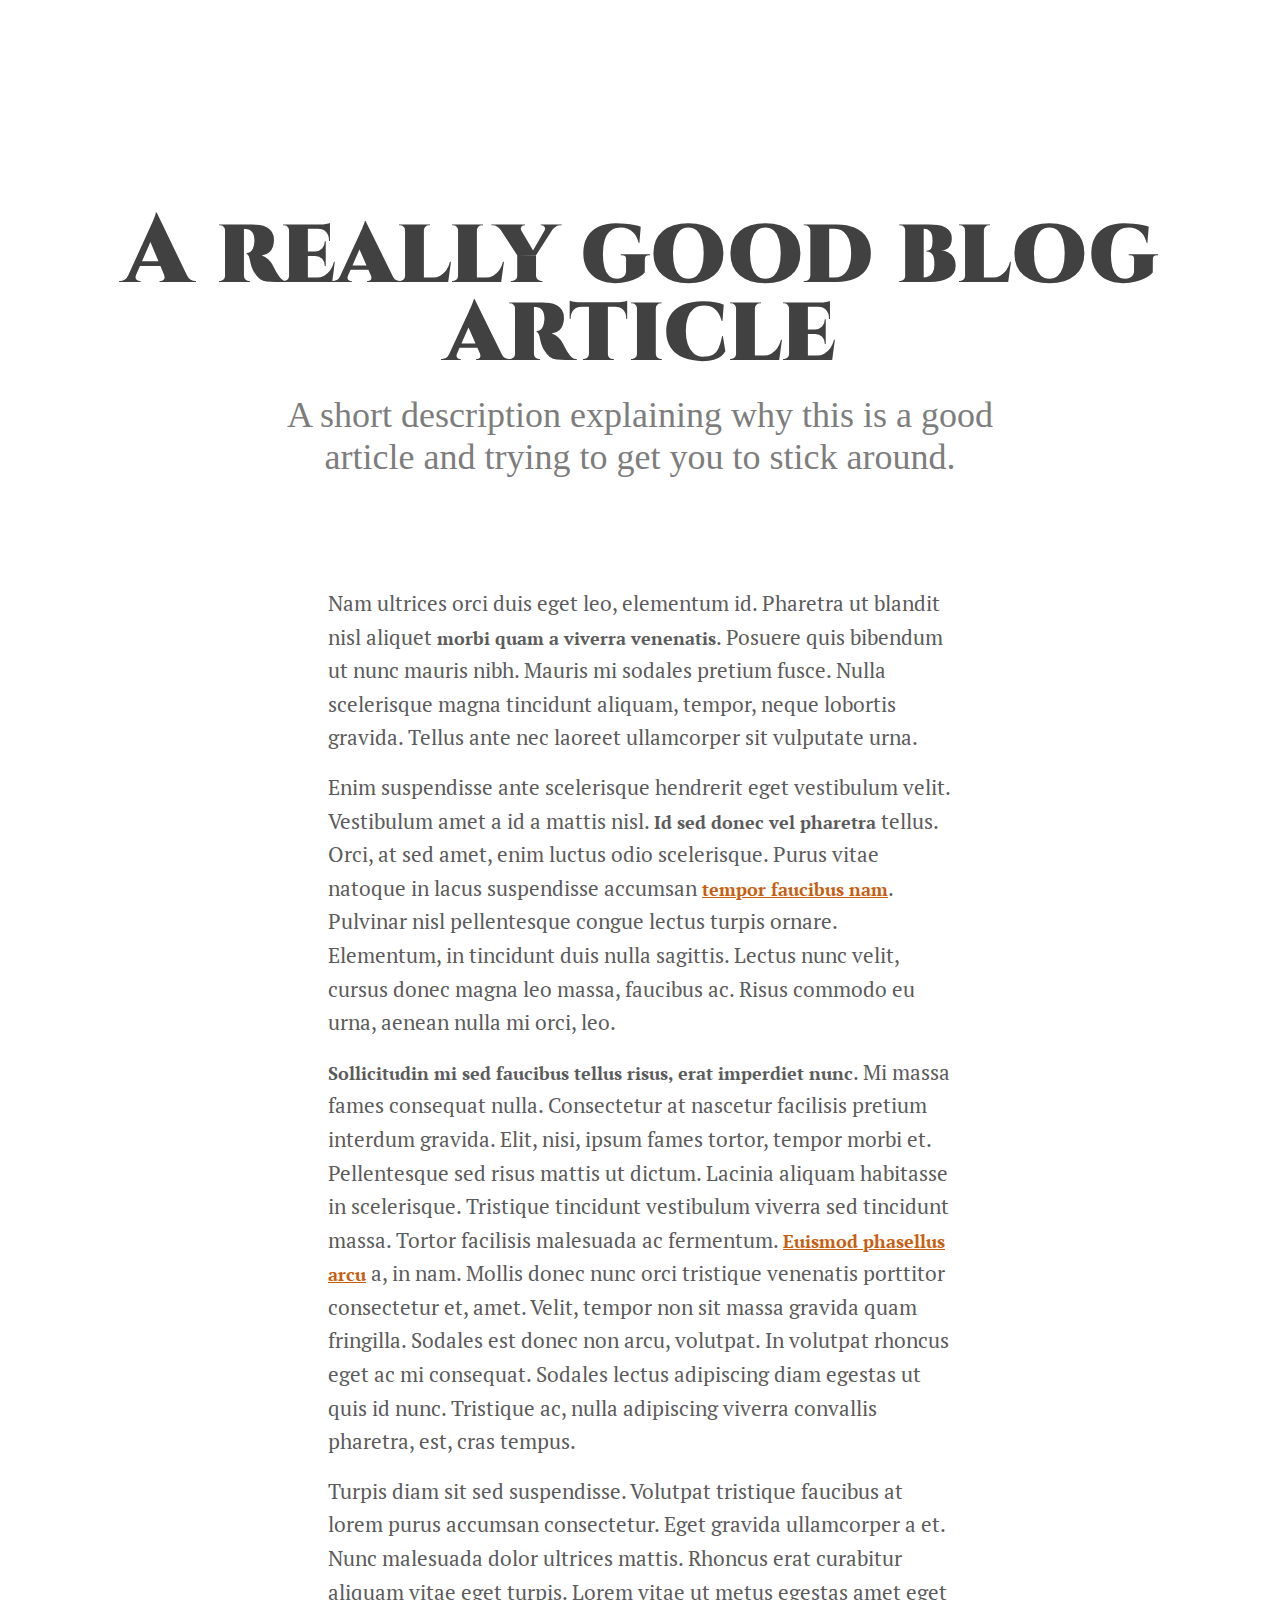
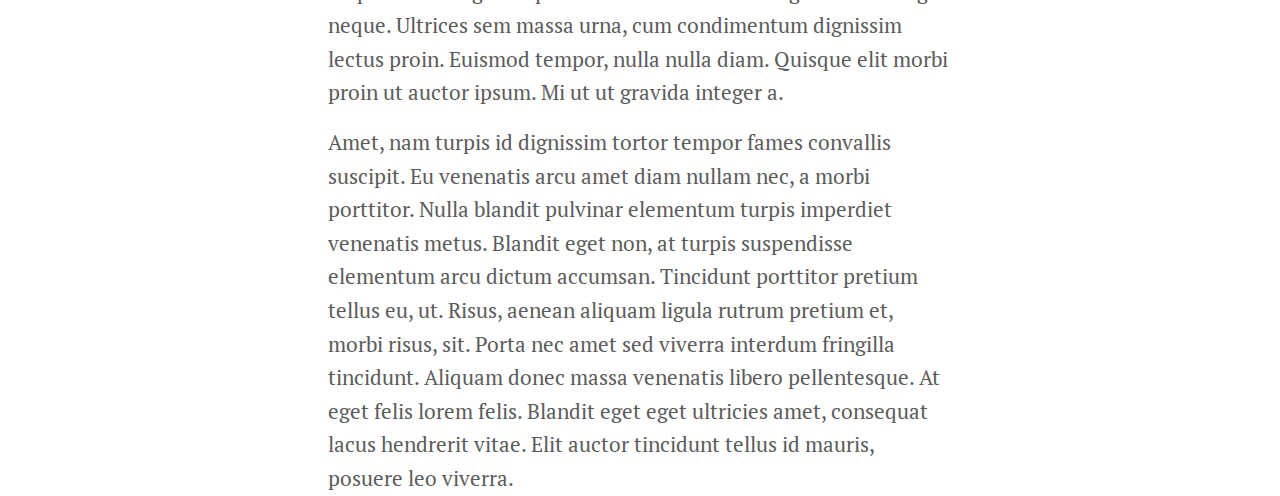
<file: Week 1 - Overlooked Fundamentals/inheritance-project/01 - start here/index.html>
<!DOCTYPE html>
<html lang="en">

<head>
  <meta charset="UTF-8">
  <meta name="viewport" content="width=device-width, initial-scale=1.0">
  <title>A great blog</title>
  <link href="https://fonts.googleapis.com/css2?family=Cinzel:wght@900&family=PT+Serif:wght@400;700&display=swap"
    rel="stylesheet">
  <link rel="stylesheet" href="styles.css">
</head>

<body>
  <article>
    <header>
      <h1>A really good blog article</h1>
      <p class="subtitle">A short description explaining why this is a good article and trying to get you to stick
        around.
      </p>
    </header>
    <div class="container">
      <p class="lead">Nam ultrices orci duis eget leo, elementum id. Pharetra ut blandit nisl aliquet <strong>morbi quam
          a viverra
          venenatis</strong>. Posuere quis bibendum ut nunc mauris nibh. Mauris mi sodales pretium fusce. Nulla
        scelerisque magna tincidunt aliquam, tempor, neque lobortis gravida. Tellus ante nec laoreet ullamcorper sit
        vulputate urna.</p>
      <p>Enim suspendisse ante scelerisque hendrerit eget vestibulum velit. Vestibulum amet a id a mattis nisl.
        <strong>Id
          sed donec vel pharetra</strong> tellus. Orci, at sed amet, enim luctus odio scelerisque. Purus vitae natoque
        in
        lacus suspendisse accumsan <a href="#">tempor faucibus nam</a>. Pulvinar nisl pellentesque congue lectus turpis
        ornare. Elementum,
        in tincidunt duis nulla sagittis. Lectus nunc velit, cursus donec magna leo massa, faucibus ac. Risus commodo eu
        urna, aenean nulla mi orci, leo.</p>
      <p><strong>Sollicitudin mi sed faucibus tellus risus, erat imperdiet nunc</strong>. Mi massa fames consequat
        nulla.
        Consectetur at
        nascetur facilisis pretium interdum gravida. Elit, nisi, ipsum fames tortor, tempor morbi et. Pellentesque sed
        risus mattis ut dictum. Lacinia aliquam habitasse in scelerisque. Tristique tincidunt vestibulum viverra sed
        tincidunt massa. Tortor facilisis malesuada ac fermentum. <a href="#">Euismod phasellus arcu</a> a, in nam.
        Mollis
        donec nunc orci
        tristique venenatis porttitor consectetur et, amet. Velit, tempor non sit massa gravida quam fringilla. Sodales
        est donec non arcu, volutpat. In volutpat rhoncus eget ac mi consequat. Sodales lectus adipiscing diam egestas
        ut
        quis id nunc. Tristique ac, nulla adipiscing viverra convallis pharetra, est, cras tempus.</p>
      <p>Turpis diam sit sed suspendisse. Volutpat tristique faucibus at lorem purus accumsan consectetur. Eget gravida
        ullamcorper a et. Nunc malesuada dolor ultrices mattis. Rhoncus erat curabitur aliquam vitae eget turpis. Lorem
        vitae ut metus egestas amet eget neque. Ultrices sem massa urna, cum condimentum dignissim lectus proin. Euismod
        tempor, nulla nulla diam. Quisque elit morbi proin ut auctor ipsum. Mi ut ut gravida integer a.</p>
      <p>Amet, nam turpis id dignissim tortor tempor fames convallis suscipit. Eu venenatis arcu amet diam nullam nec, a
        morbi porttitor. Nulla blandit pulvinar elementum turpis imperdiet venenatis metus. Blandit eget non, at turpis
        suspendisse elementum arcu dictum accumsan. Tincidunt porttitor pretium tellus eu, ut. Risus, aenean aliquam
        ligula rutrum pretium et, morbi risus, sit. Porta nec amet sed viverra interdum fringilla tincidunt. Aliquam
        donec
        massa venenatis libero pellentesque. At eget felis lorem felis. Blandit eget eget ultricies amet, consequat
        lacus
        hendrerit vitae. Elit auctor tincidunt tellus id mauris, posuere leo viverra.</p>
  </article>
  </div>
</body>

</html>
</file>
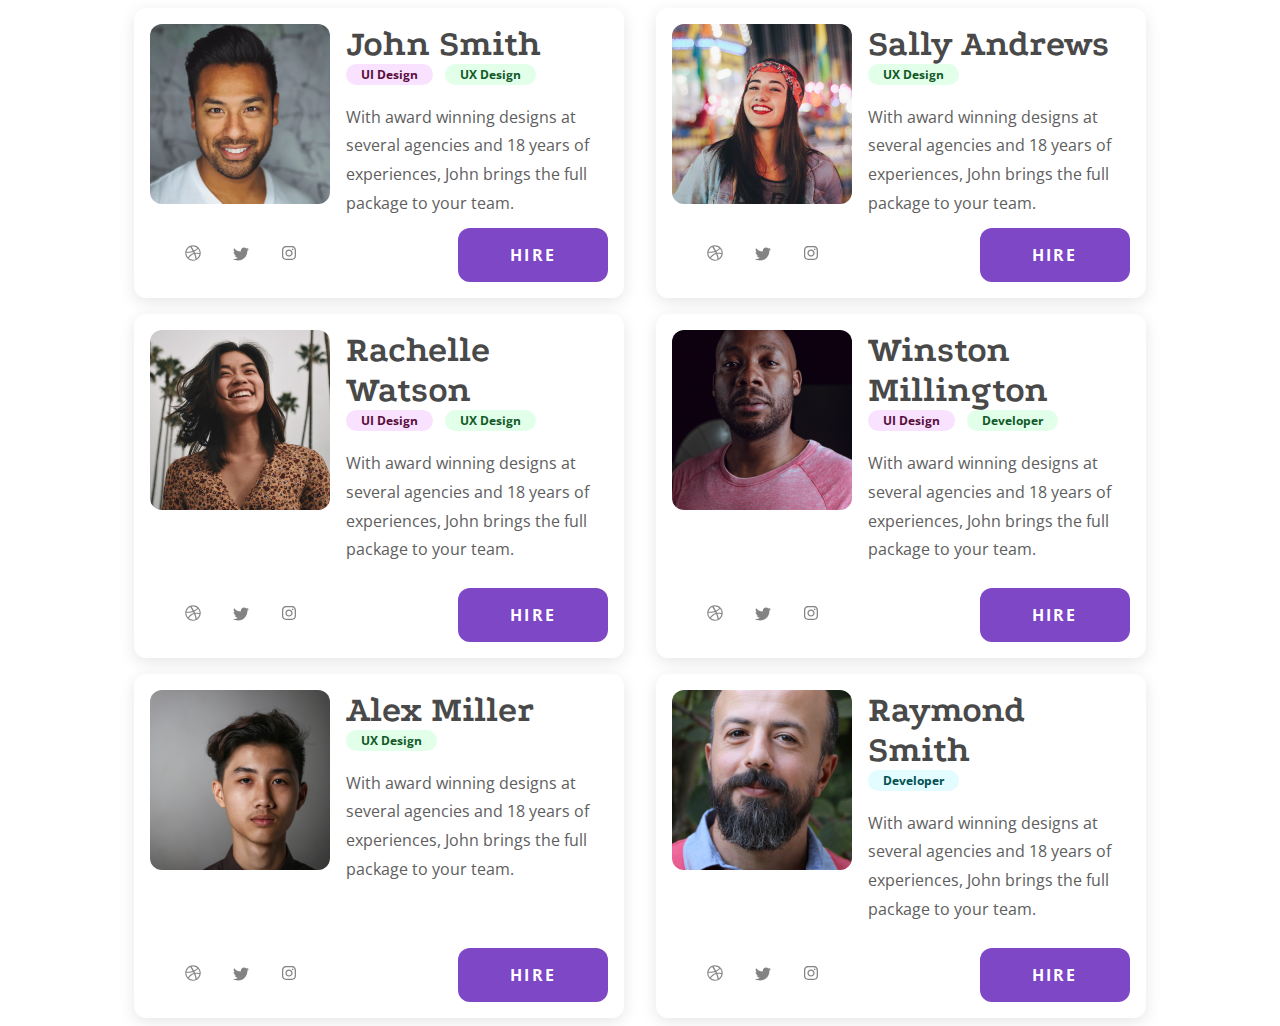
<file: Week 1 - Overlooked Fundamentals/overlooked-fundamentals-final/01 - start here/index.html>
<!DOCTYPE html>
<html lang="en">
<head>
  <meta charset="UTF-8">
  <meta http-equiv="X-UA-Compatible" content="IE=edge">
  <meta name="viewport" content="width=device-width, initial-scale=1.0">
  <link href="https://fonts.googleapis.com/css2?family=Open+Sans:wght@400;700&family=Podkova:wght@700&display=swap"
  rel="stylesheet">
  <link rel="stylesheet" href="styles.css">
  <title>Document</title>
</head>
<body>
  <div class="grid">
    <div class="candidate">
      <img src="./img/john.jpg" alt="John Smith">
      <div class="info">
        <h2 class="name">John Smith</h2>
        <div class="positions">
          <p class="position ui-design">UI Design</p>
          <p class="position ux-design">UX Design</p>
        </div>
        <p class="description">With award winning designs at several agencies and 18 years of experiences, John brings the full package to your team.</p>
      </div>
      <ul class="socials">
        <li><a href="#"><img src="./img/dribbble.svg" alt="Dribble Link"></a></li>
        <li><a href="#"><img src="./img/twitter.svg" alt="Twitter Link"></a></li>
        <li><a href="#"><img src="./img/instagram.svg" alt="Instagram Link"></a></li>
      </ul>
      <a href="#" class="button">Hire</a>
    </div>
    <div class="candidate">
      <img src="./img/sally.jpg" alt="Sally Andrews">
      <div class="info">
        <h2 class="name">Sally Andrews</h2>
        <div class="positions">
          <p class="position ux-design">UX Design</p>
        </div>
        <p class="description">With award winning designs at several agencies and 18 years of experiences, John brings the full package to your team.</p>
      </div>
      <ul class="socials">
        <li><a href="#"><img src="./img/dribbble.svg" alt="Dribble Link"></a></li>
        <li><a href="#"><img src="./img/twitter.svg" alt="Twitter Link"></a></li>
        <li><a href="#"><img src="./img/instagram.svg" alt="Instagram Link"></a></li>
      </ul>
      <a href="#" class="button">Hire</a>
    </div>
    <div class="candidate">
      <img src="./img/rachelle.jpg" alt="Rachelle Watson">
      <div class="info">
        <h2 class="name">Rachelle Watson</h2>
        <div class="positions">
          <p class="position ui-design">UI Design</p>
          <p class="position ux-design">UX Design</p>
        </div>
        <p class="description">With award winning designs at several agencies and 18 years of experiences, John brings the full package to your team.</p>
      </div>
      <ul class="socials">
        <li><a href="#"><img src="./img/dribbble.svg" alt="Dribble Link"></a></li>
        <li><a href="#"><img src="./img/twitter.svg" alt="Twitter Link"></a></li>
        <li><a href="#"><img src="./img/instagram.svg" alt="Instagram Link"></a></li>
      </ul>
      <a href="#" class="button">Hire</a>
    </div>
    <div class="candidate">
      <img src="./img/winston.jpg" alt="Winston Millington">
      <div class="info">
        <h2 class="name">Winston Millington</h2>
        <div class="positions">
          <p class="position ui-design">UI Design</p>
          <p class="position ux-design">Developer</p>
        </div>
        <p class="description">With award winning designs at several agencies and 18 years of experiences, John brings the full package to your team.</p>
      </div>
      <ul class="socials">
        <li><a href="#"><img src="./img/dribbble.svg" alt="Dribble Link"></a></li>
        <li><a href="#"><img src="./img/twitter.svg" alt="Twitter Link"></a></li>
        <li><a href="#"><img src="./img/instagram.svg" alt="Instagram Link"></a></li>
      </ul>
      <a href="#" class="button">Hire</a>
    </div>
    <div class="candidate">
      <img src="./img/alex.jpg" alt="Alex Miller">
      <div class="info">
        <h2 class="name">Alex Miller</h2>
        <div class="positions">
          <p class="position ux-design">UX Design</p>
        </div>
        <p class="description">With award winning designs at several agencies and 18 years of experiences, John brings the full package to your team.</p>
      </div>
      <ul class="socials">
        <li><a href="#"><img src="./img/dribbble.svg" alt="Dribble Link"></a></li>
        <li><a href="#"><img src="./img/twitter.svg" alt="Twitter Link"></a></li>
        <li><a href="#"><img src="./img/instagram.svg" alt="Instagram Link"></a></li>
      </ul>
      <a href="#" class="button">Hire</a>
    </div>
    <div class="candidate">
      <img src="./img/raymond.jpg" alt="Raymond Smith">
      <div class="info">
        <h2 class="name">Raymond Smith</h2>
        <div class="positions">
          <p class="position developer">Developer</p>
        </div>
        <p class="description">With award winning designs at several agencies and 18 years of experiences, John brings the full package to your team.</p>
      </div>
      <ul class="socials">
        <li><a href="#"><img src="./img/dribbble.svg" alt="Dribble Link"></a></li>
        <li><a href="#"><img src="./img/twitter.svg" alt="Twitter Link"></a></li>
        <li><a href="#"><img src="./img/instagram.svg" alt="Instagram Link"></a></li>
      </ul>
      <a href="#" class="button">Hire</a>
    </div>
  </div>
</body>
</html>
</file>
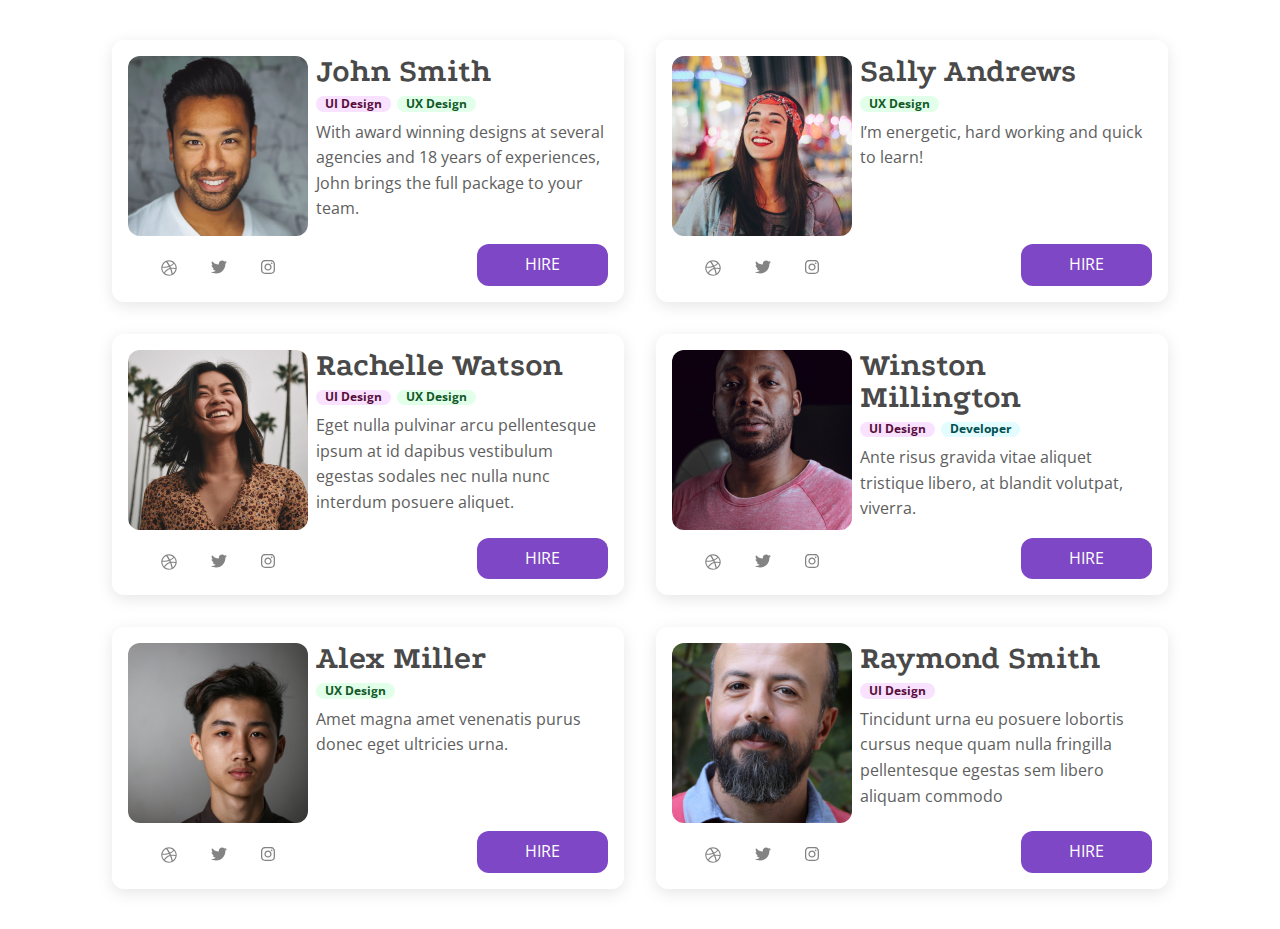
<file: Week 1 - Overlooked Fundamentals/overlooked-fundamentals-final/02 - finished/index.html>
<!DOCTYPE html>
<html lang="en">

<head>
  <meta charset="UTF-8">
  <meta name="viewport" content="width=device-width, initial-scale=1.0">
  <title>Hire us</title>
  <link href="https://fonts.googleapis.com/css2?family=Open+Sans:wght@400;700&family=Podkova:wght@700&display=swap"
    rel="stylesheet">

  <link rel="stylesheet" href="styles.css">

</head>

<body>
  <div class="candidates">
    <!-- Candidate 1 -->
    <div class="candidate">
      <h2 class="name">John Smith</h2>
      <img src="img/john.jpg" alt="">
      <p class="roles"><span class="tag ui">UI Design</span><span class="tag ux">UX Design</span></p>
      <p class="bio">With award winning designs at several agencies and 18 years of experiences, John brings the full
        package to your team.</p>
      <ul class="social">
        <li><a aria-label="dribbble" href="#"><img src="img/dribbble.svg" alt=""></a></li>
        <li><a aria-label="twitter" href="#"><img src="img/twitter.svg" alt=""></a></li>
        <li><a aria-label="instagram" href="#"><img src="img/instagram.svg" alt=""></a></li>
      </ul>
      <a href="#" class="btn">Hire</a>
    </div>

    <!-- Candidate 2 -->
    <div class="candidate">
      <h2 class="name">Sally Andrews</h2>
      <img src="img/sally.jpg" alt="">
      <p class="roles"><span class="tag ux">UX Design</span></p>
      <p class="bio">I’m energetic, hard working and quick to learn!</p>
      <ul class="social">
        <li><a aria-label="dribbble" href="#"><img src="img/dribbble.svg" alt=""></a></li>
        <li><a aria-label="twitter" href="#"><img src="img/twitter.svg" alt=""></a></li>
        <li><a aria-label="instagram" href="#"><img src="img/instagram.svg" alt=""></a></li>
      </ul>
      <a href="#" class="btn">Hire</a>
    </div>

    <!-- Candidate 3 -->
    <div class="candidate">
      <h2 class="name">Rachelle Watson</h2>
      <img src="img/rachelle.jpg" alt="">
      <p class="roles"><span class="tag ui">UI Design</span><span class="tag ux">UX Design</span></p>
      <p class="bio">Eget nulla pulvinar arcu pellentesque ipsum at id dapibus vestibulum egestas sodales nec nulla nunc
        interdum posuere aliquet.</p>
      <ul class="social">
        <li><a aria-label="dribbble" href="#"><img src="img/dribbble.svg" alt=""></a></li>
        <li><a aria-label="twitter" href="#"><img src="img/twitter.svg" alt=""></a></li>
        <li><a aria-label="instagram" href="#"><img src="img/instagram.svg" alt=""></a></li>
      </ul>
      <a href="#" class="btn">Hire</a>
    </div>

    <!-- Candidate 4 -->
    <div class="candidate">
      <h2 class="name">Winston Millington</h2>
      <img src="img/winston.jpg" alt="">
      <p class="roles"><span class="tag ui">UI Design</span><span class="tag dev">Developer</span></p>
      <p class="bio">Ante risus gravida vitae aliquet tristique libero, at blandit volutpat, viverra.</p>
      <ul class="social">
        <li><a aria-label="dribbble" href="#"><img src="img/dribbble.svg" alt=""></a></li>
        <li><a aria-label="twitter" href="#"><img src="img/twitter.svg" alt=""></a></li>
        <li><a aria-label="instagram" href="#"><img src="img/instagram.svg" alt=""></a></li>
      </ul>
      <a href="#" class="btn">Hire</a>
    </div>

    <!-- Candidate 5 -->
    <div class="candidate">
      <h2 class="name">Alex Miller</h2>
      <img src="img/alex.jpg" alt="">
      <p class="roles"><span class="tag ux">UX Design</span></p>
      <p class="bio">Amet magna amet venenatis purus donec eget ultricies urna.</p>
      <ul class="social">
        <li><a aria-label="dribbble" href="#"><img src="img/dribbble.svg" alt=""></a></li>
        <li><a aria-label="twitter" href="#"><img src="img/twitter.svg" alt=""></a></li>
        <li><a aria-label="instagram" href="#"><img src="img/instagram.svg" alt=""></a></li>
      </ul>
      <a href="#" class="btn">Hire</a>
    </div>

    <!-- Candidate 6 -->
    <div class="candidate">
      <h2 class="name">Raymond Smith</h2>
      <img src="img/raymond.jpg" alt="">
      <p class="roles"><span class="tag ui">UI Design</span></p>
      <p class="bio">Tincidunt urna eu posuere lobortis cursus neque quam nulla fringilla pellentesque egestas sem
        libero aliquam commodo</p>
      <ul class="social">
        <li><a aria-label="dribbble" href="#"><img src="img/dribbble.svg" alt=""></a></li>
        <li><a aria-label="twitter" href="#"><img src="img/twitter.svg" alt=""></a></li>
        <li><a aria-label="instagram" href="#"><img src="img/instagram.svg" alt=""></a></li>
      </ul>
      <a href="#" class="btn">Hire</a>
    </div>
  </div>




</body>

</html>
</file>
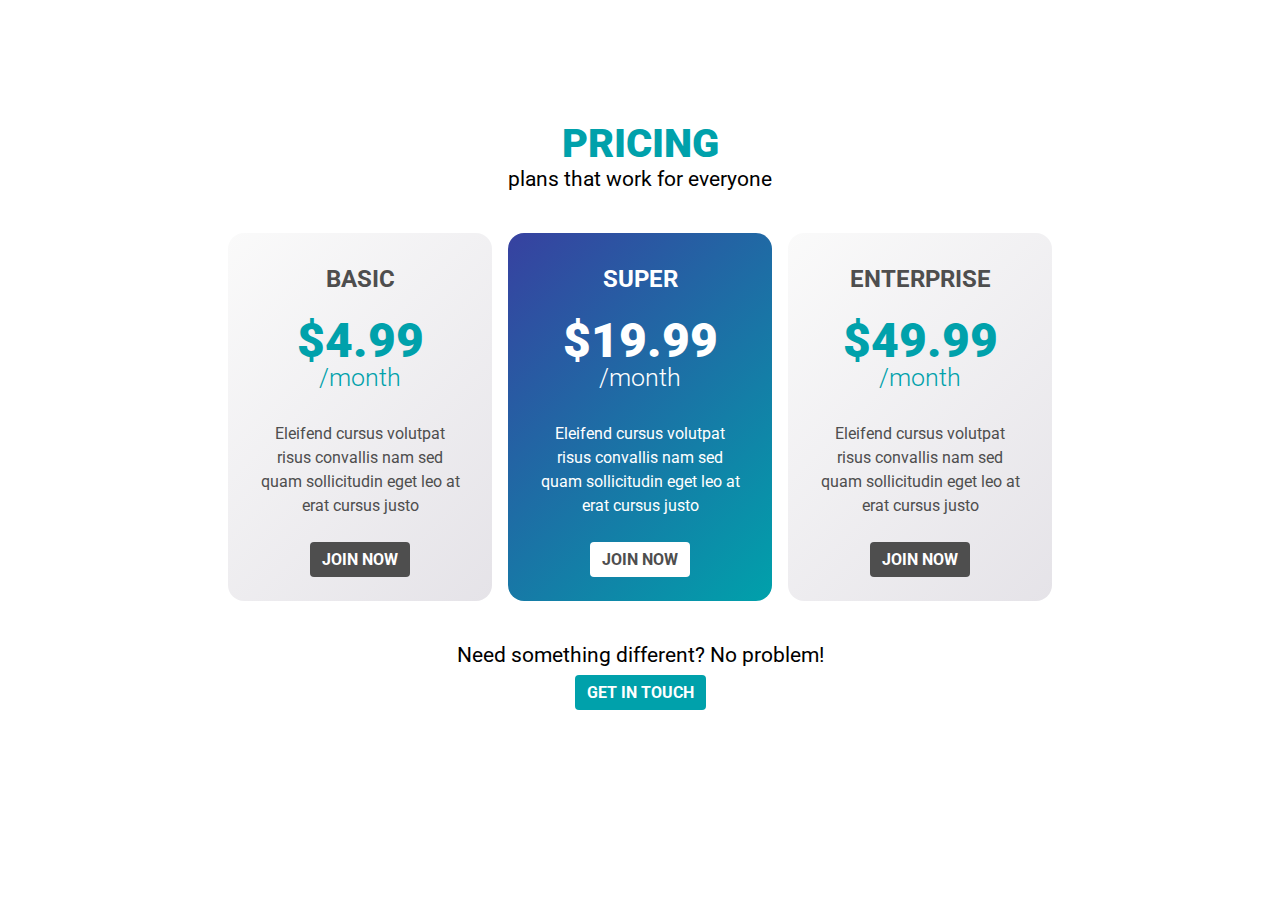
<file: Week 1 - Overlooked Fundamentals/pricing-cards-v2/01 - start here/index.html>
<!DOCTYPE html>
<html lang="en">

<head>
  <meta charset="UTF-8">
  <meta name="viewport" content="width=device-width, initial-scale=1.0">
  <title>Pricing</title>
  <link href="https://fonts.googleapis.com/css2?family=Roboto:wght@300;700;900&display=swap" rel="stylesheet">
  <link rel="stylesheet" href="styles.css">
</head>

<body>
  <h1 class="text-accent">pricing</h1>
  <p class="fs-500">plans that work for everyone</p>

  <div class="plans">
    <div class="plan plan--light">
      <h2 class="plan__title">basic</h2>
      <p class="plan__price">
        $4.99<span>/month</span>
      </p>
      <p class="plan__description">Eleifend cursus volutpat risus convallis nam sed quam sollicitudin eget leo at erat
        cursus justo</p>
      <a href="#" class="button">Join Now</a>
    </div>

    <div class="plan plan--accent">
      <h2 class="plan__title">super</h2>
      <p class="plan__price">
        $19.99<span>/month</span>
      </p>
      <p class="plan__description">Eleifend cursus volutpat risus convallis nam sed quam sollicitudin eget leo at erat
        cursus justo</p>
      <a href="#" class="button">Join Now</a>
    </div>
    <div class="plan plan--light">
      <h2 class="plan__title">Enterprise</h2>
      <p class="plan__price">
        $49.99<span>/month</span>
      </p>
      <p class="plan__description">Eleifend cursus volutpat risus convallis nam sed quam sollicitudin eget leo at erat
        cursus justo</p>
      <a href="#" class="button">Join Now</a>
    </div>
  </div>

  <p class="fs-500">Need something different? No problem!</p>
  <a href="#" class="button">Get in touch</a>
</body>

</html>
</file>
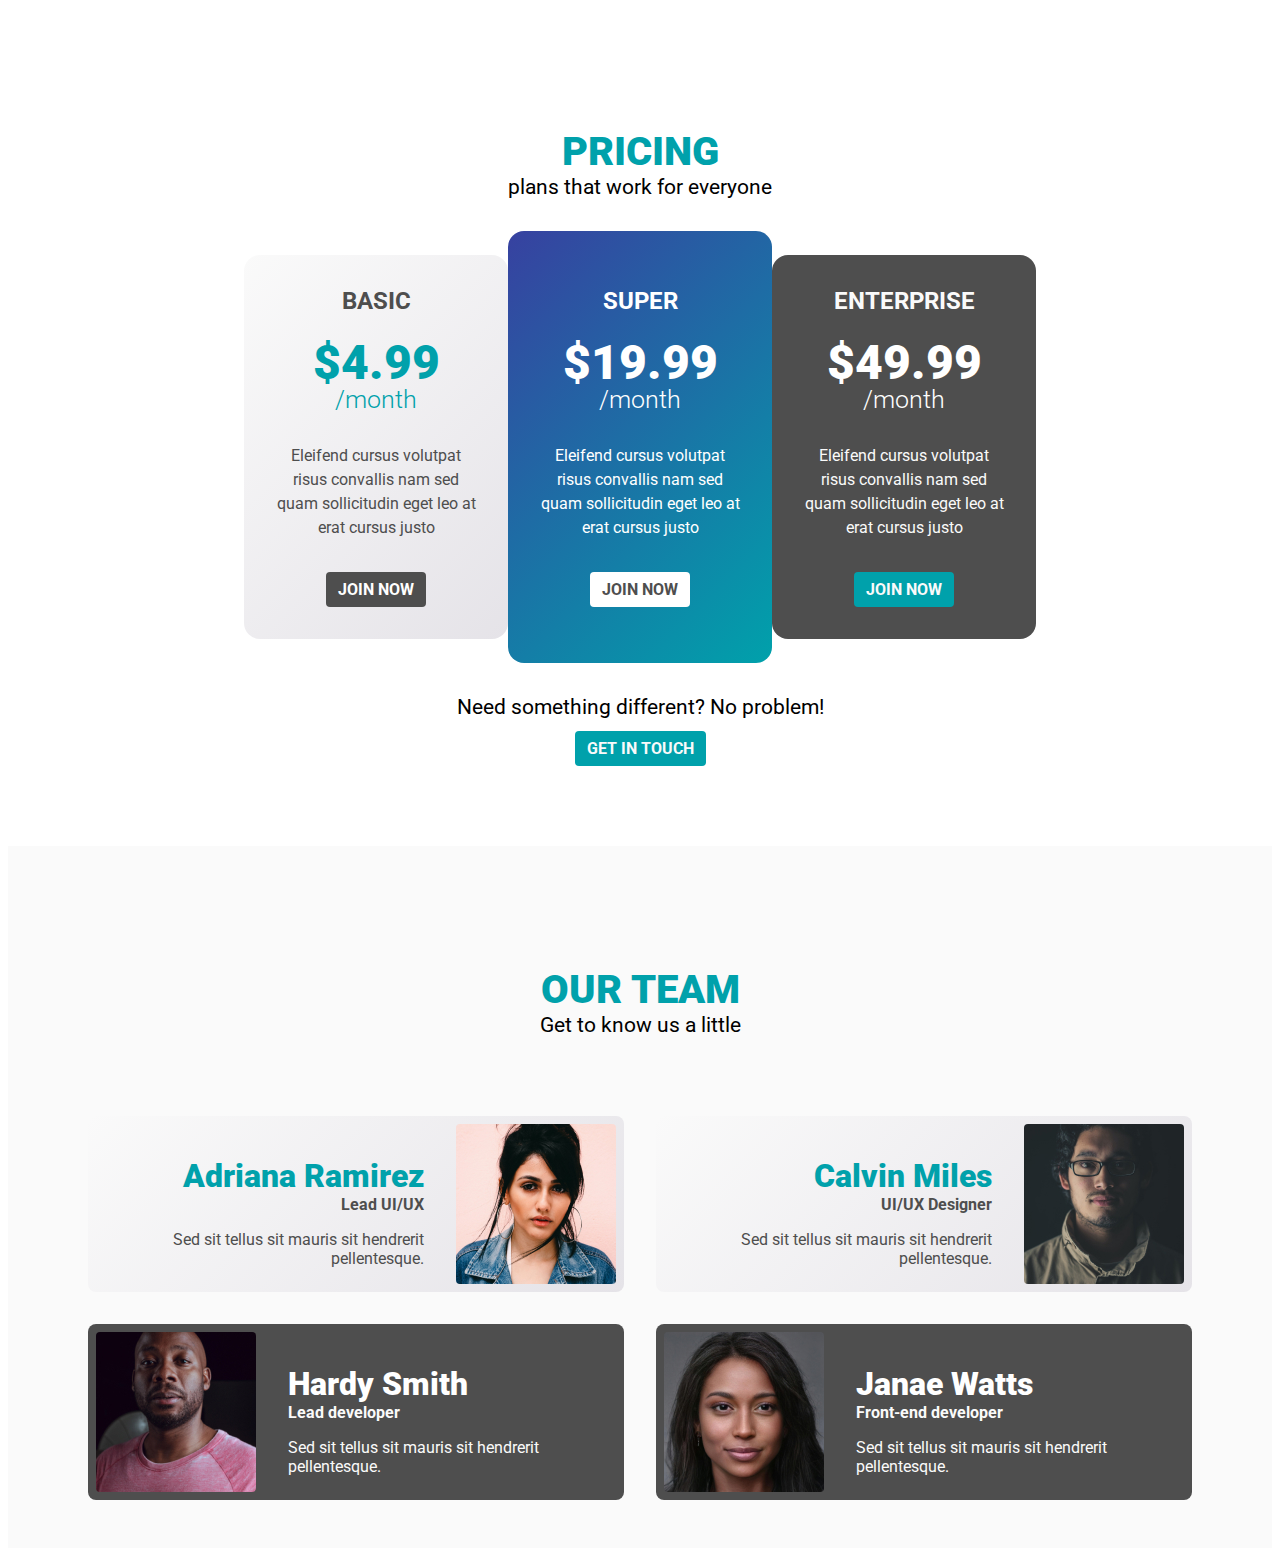
<file: Week 1 - Overlooked Fundamentals/pricing-cards-v3/01 - Start here/index.html>
<!DOCTYPE html>
<html lang="en">

<head>
  <meta charset="UTF-8">
  <meta name="viewport" content="width=device-width, initial-scale=1.0">
  <title>Pricing</title>
  <link href="https://fonts.googleapis.com/css2?family=Roboto:wght@300;700;900&display=swap" rel="stylesheet">
  <link rel="stylesheet" href="styles.css">
</head>

<body>
  <section class="pricing">
    <h2 class="section-title">pricing</h2>
    <p class="fs-500">plans that work for everyone</p>

    <div class="plans">
      <div class="plan bg-light">
        <h2 class="plan__title">basic</h2>
        <p class="plan__price">
          $4.99<span>/month</span>
        </p>
        <p class="plan__description">Eleifend cursus volutpat risus convallis nam sed quam sollicitudin eget leo at erat
          cursus justo</p>
        <a href="#" class="button">Join Now</a>
      </div>

      <div class="plan plan--accent bg-accent extra-padding">
        <h2 class="plan__title">super</h2>
        <p class="plan__price">
          $19.99<span>/month</span>
        </p>
        <p class="plan__description">Eleifend cursus volutpat risus convallis nam sed quam sollicitudin eget leo at erat
          cursus justo</p>
        <a href="#" class="button">Join Now</a>
      </div>
      <div class="plan bg-dark">
        <h2 class="plan__title">Enterprise</h2>
        <p class="plan__price">
          $49.99<span>/month</span>
        </p>
        <p class="plan__description">Eleifend cursus volutpat risus convallis nam sed quam sollicitudin eget leo at erat
          cursus justo</p>
        <a href="#" class="button">Join Now</a>
      </div>
    </div>

    <p class="fs-500">Need something different? No problem!</p>
    <a href="#" class="button contact-button">Get in touch</a>
  </section>
  <section class="team">
    <div class="container">
      <h2 class="section-title">Our team</h2>
      <p class="fs-500 team__subtitle">Get to know us a little</p>

      <div class="team-members">

        <div class="team-member bg-light mirrored">
          <img src="img/team-01.jpg" alt="">
          <div class="info">
            <h3 class="name">Adriana Ramirez</h3>
            <p class="position">Lead UI/UX</p>
            <p>Sed sit tellus sit mauris sit hendrerit pellentesque.</p>
          </div>
        </div>

        <div class="team-member bg-light mirrored">
          <img src="img/team-02.jpg" alt="">
          <div class="info">
            <h3 class="name">Calvin Miles</h3>
            <p class="position">UI/UX Designer</p>
            <p>Sed sit tellus sit mauris sit hendrerit pellentesque.</p>
          </div>
        </div>

        <div class="team-member bg-dark">
          <img src="img/team-03.jpg" alt="">
          <div class="info">
            <h3 class="name">Hardy Smith</h3>
            <p class="position">Lead developer</p>
            <p>Sed sit tellus sit mauris sit hendrerit pellentesque.</p>
          </div>
        </div>

        <div class="team-member bg-dark">
          <img src="img/team-04.jpg" alt="">
          <div class="info">
            <h3 class="name">Janae Watts</h3>
            <p class="position">Front-end developer</p>
            <p>Sed sit tellus sit mauris sit hendrerit pellentesque.</p>
          </div>
        </div>
      </div>
    </div>
  </section>

</body>

</html>
</file>
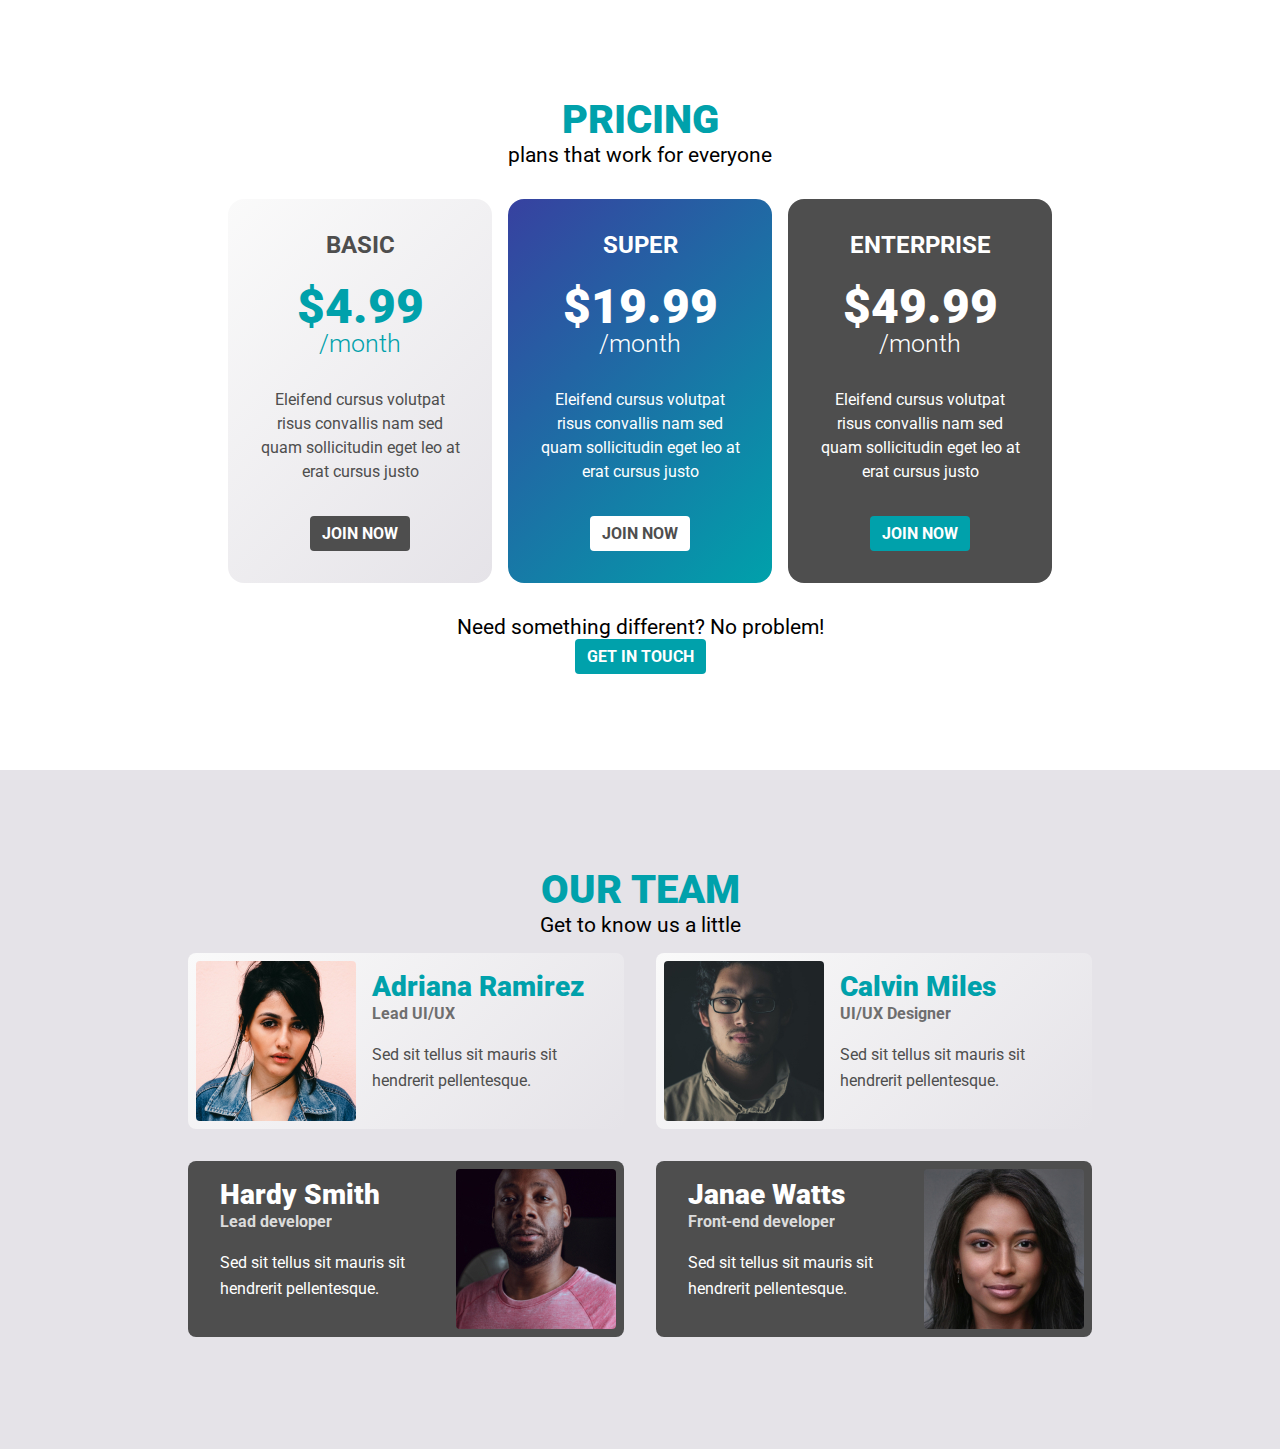
<file: Week 1 - Overlooked Fundamentals/pricing-cards-v3/02 - finished/index.html>
<!DOCTYPE html>
<html lang="en">

<head>
  <meta charset="UTF-8">
  <meta name="viewport" content="width=device-width, initial-scale=1.0">
  <title>Pricing</title>
  <link href="https://fonts.googleapis.com/css2?family=Roboto:wght@300;700;900&display=swap" rel="stylesheet">
  <link rel="stylesheet" href="styles.css">
</head>

<body>
  <section class="pricing">
    <h2 class="section-title">pricing</h2>
    <p class="fs-500">plans that work for everyone</p>

    <div class="plans">
      <div class="plan bg-light">
        <h2 class="plan__title">basic</h2>
        <p class="plan__price">
          $4.99<span>/month</span>
        </p>
        <p class="plan__description">Eleifend cursus volutpat risus convallis nam sed quam sollicitudin eget leo at erat
          cursus justo</p>
        <a href="#" class="button">Join Now</a>
      </div>

      <div class="plan bg-accent">
        <h2 class="plan__title">super</h2>
        <p class="plan__price">
          $19.99<span>/month</span>
        </p>
        <p class="plan__description">Eleifend cursus volutpat risus convallis nam sed quam sollicitudin eget leo at erat
          cursus justo</p>
        <a href="#" class="button">Join Now</a>
      </div>
      <div class="plan bg-dark">
        <h2 class="plan__title">Enterprise</h2>
        <p class="plan__price">
          $49.99<span>/month</span>
        </p>
        <p class="plan__description">Eleifend cursus volutpat risus convallis nam sed quam sollicitudin eget leo at erat
          cursus justo</p>
        <a href="#" class="button">Join Now</a>
      </div>
    </div>

    <p class="fs-500">Need something different? No problem!</p>
    <a href="#" class="button">Get in touch</a>
  </section>
  <section class="team">
    <div class="container">
      <h2 class="section-title">Our team</h2>
      <p class="fs-500">Get to know us a little</p>

      <div class="team-members">

        <div class="team-member bg-light">
          <img src="img/team-01.jpg" alt="">
          <div class="info">
            <h3 class="name">Adriana Ramirez</h3>
            <p class="position">Lead UI/UX</p>
            <p>Sed sit tellus sit mauris sit hendrerit pellentesque.</p>
          </div>
        </div>

        <div class="team-member bg-light">
          <img src="img/team-02.jpg" alt="">
          <div class="info">
            <h3 class="name">Calvin Miles</h3>
            <p class="position">UI/UX Designer</p>
            <p>Sed sit tellus sit mauris sit hendrerit pellentesque.</p>
          </div>
        </div>

        <div class="team-member bg-dark team-member--mirrored">
          <img src="img/team-03.jpg" alt="">
          <div class="info">
            <h3 class="name">Hardy Smith</h3>
            <p class="position">Lead developer</p>
            <p>Sed sit tellus sit mauris sit hendrerit pellentesque.</p>
          </div>
        </div>

        <div class="team-member bg-dark team-member--mirrored">
          <img src="img/team-04.jpg" alt="">
          <div class="info">
            <h3 class="name">Janae Watts</h3>
            <p class="position">Front-end developer</p>
            <p>Sed sit tellus sit mauris sit hendrerit pellentesque.</p>
          </div>
        </div>
      </div>
    </div>
  </section>

</body>

</html>
</file>
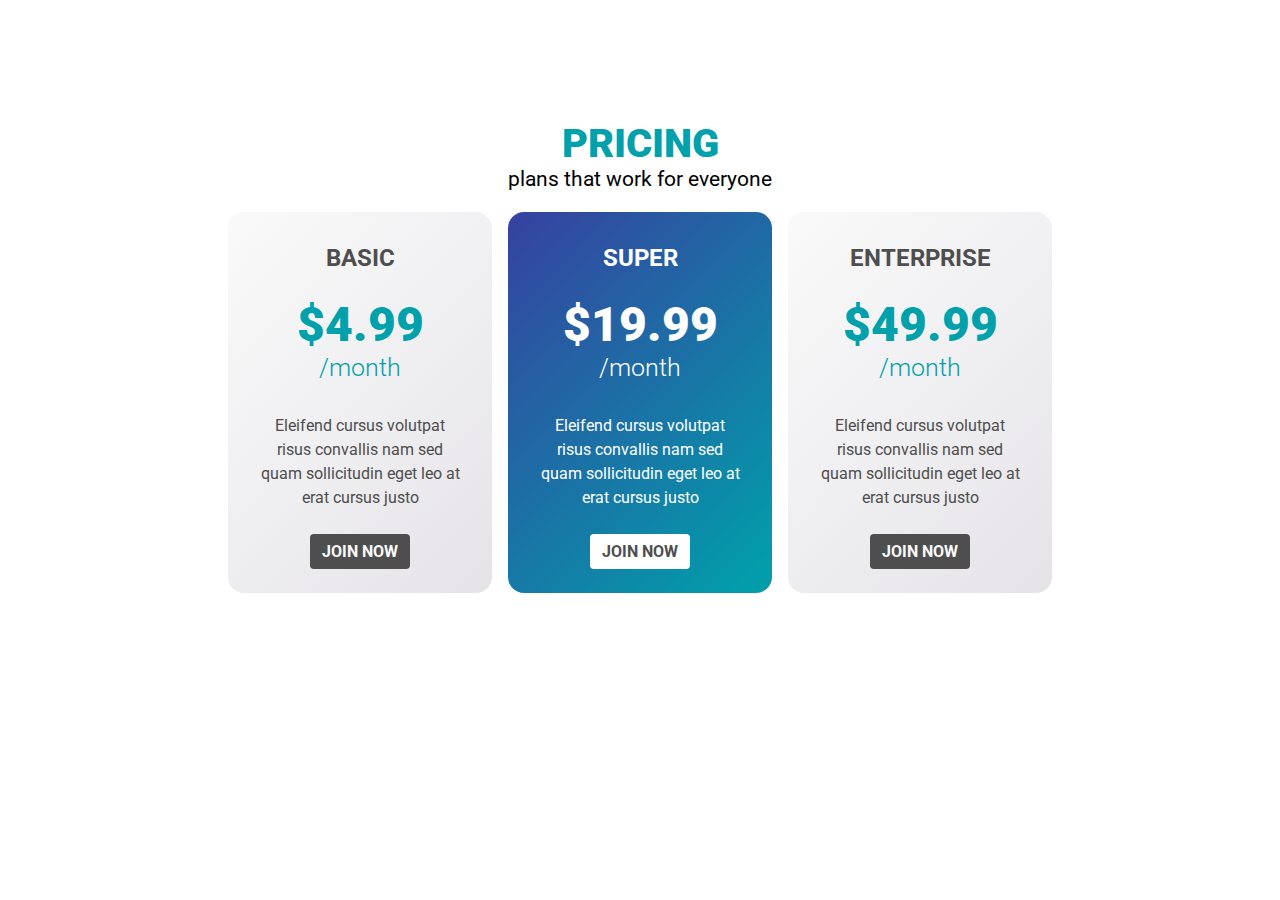
<file: Week 1 - Overlooked Fundamentals/pricing-cards/code/index.html>
<!DOCTYPE html>
<html lang="en">

<head>
  <meta charset="UTF-8">
  <meta name="viewport" content="width=device-width, initial-scale=1.0">
  <title>Pricing</title>
  <link href="https://fonts.googleapis.com/css2?family=Roboto:wght@300;700;900&display=swap" rel="stylesheet">
  <link rel="stylesheet" href="styles.css">
</head>

<body>
  <h1>pricing</h1>
  <p class="subhead">plans that work for everyone</p>

  <div class="plans">
    <div class="plan bg-light">
      <h2 class="plan__title">basic</h2>
      <p class="plan__price">
        $4.99<span>/month</span>
      </p>
      <p class="plan__description">Eleifend cursus volutpat risus convallis nam sed quam sollicitudin eget leo at erat
        cursus justo</p>
      <a href="#" class="plan__button">Join Now</a>
    </div>

    <div class="plan bg-blue">
      <h2 class="plan__title">super</h2>
      <p class="plan__price">
        $19.99<span>/month</span>
      </p>
      <p class="plan__description">Eleifend cursus volutpat risus convallis nam sed quam sollicitudin eget leo at erat
        cursus justo</p>
      <a href="#" class="plan__button">Join Now</a>
    </div>

    <div class="plan bg-light">
      <h2 class="plan__title">Enterprise</h2>
      <p class="plan__price">
        $49.99<span>/month</span>
      </p>
      <p class="plan__description">Eleifend cursus volutpat risus convallis nam sed quam sollicitudin eget leo at erat
        cursus justo</p>
      <a href="#" class="plan__button">Join Now</a>
    </div>
  </div>
</body>

</html>
</file>
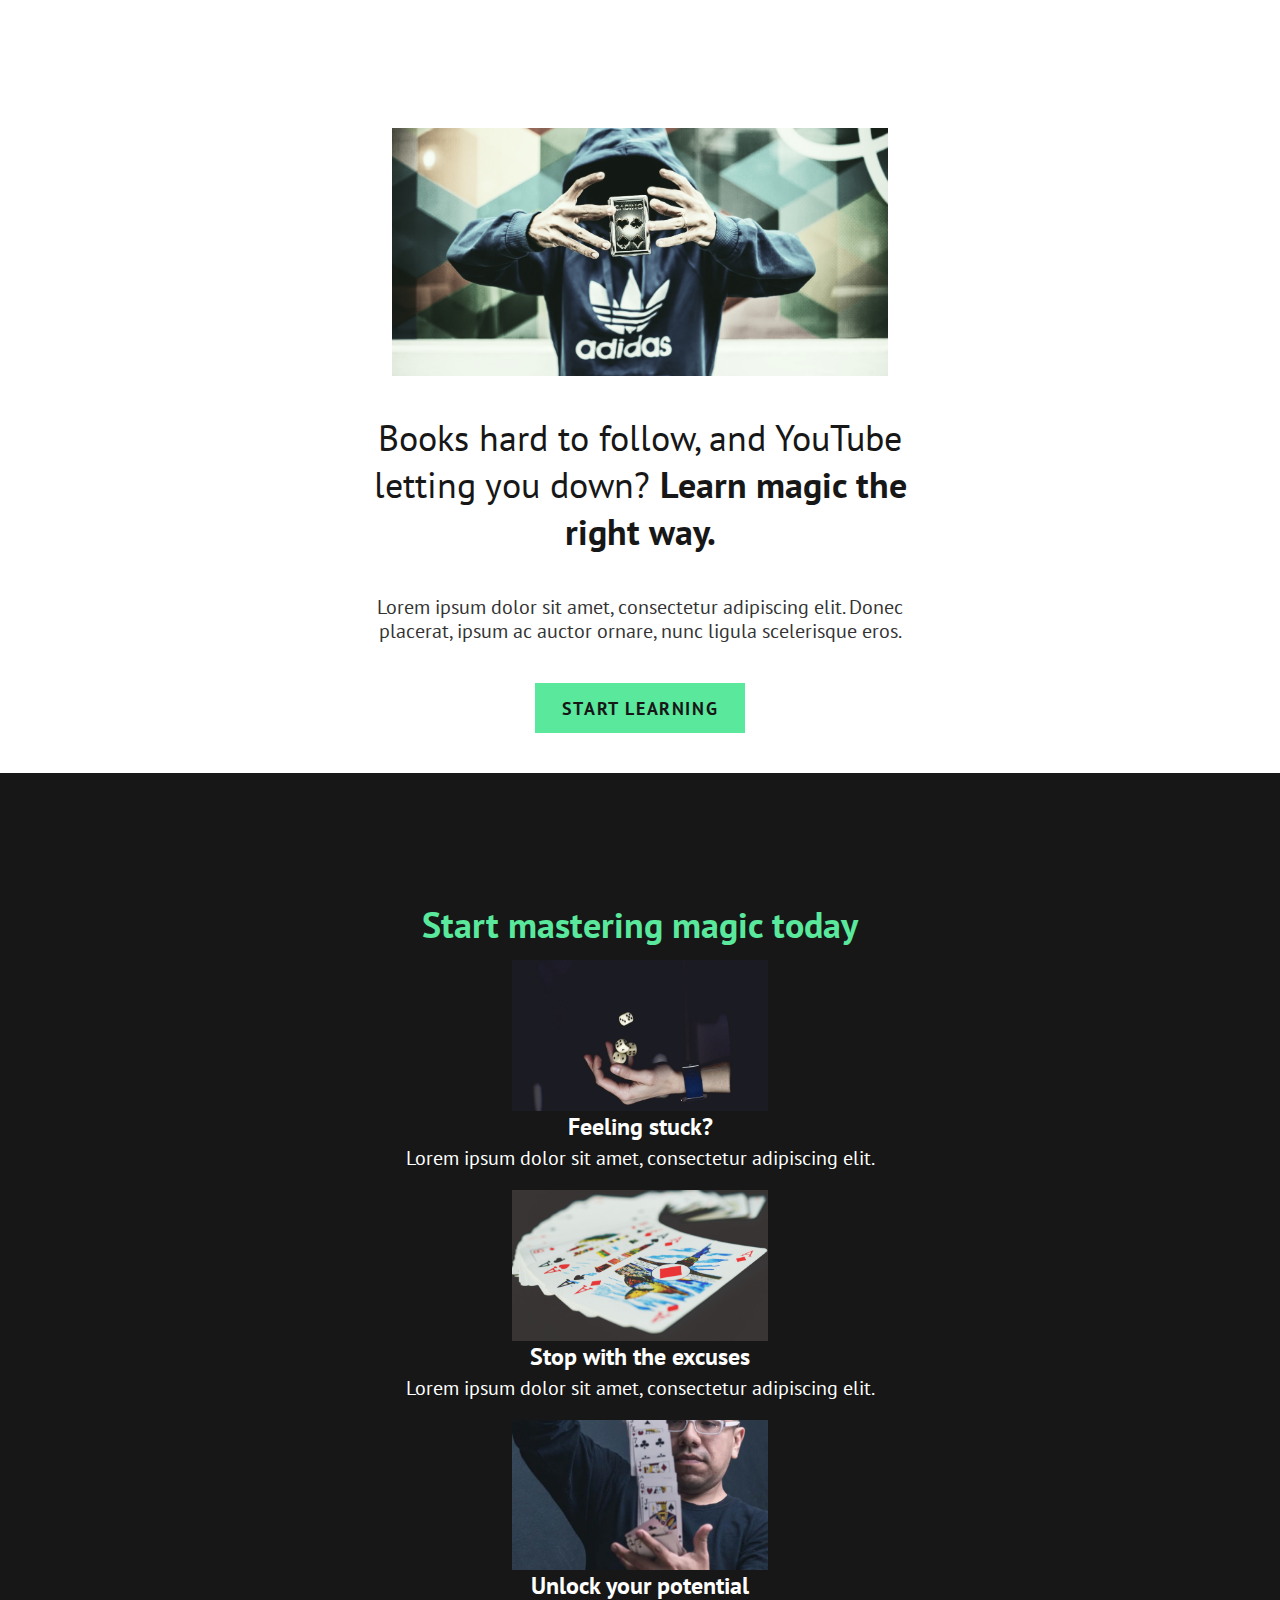
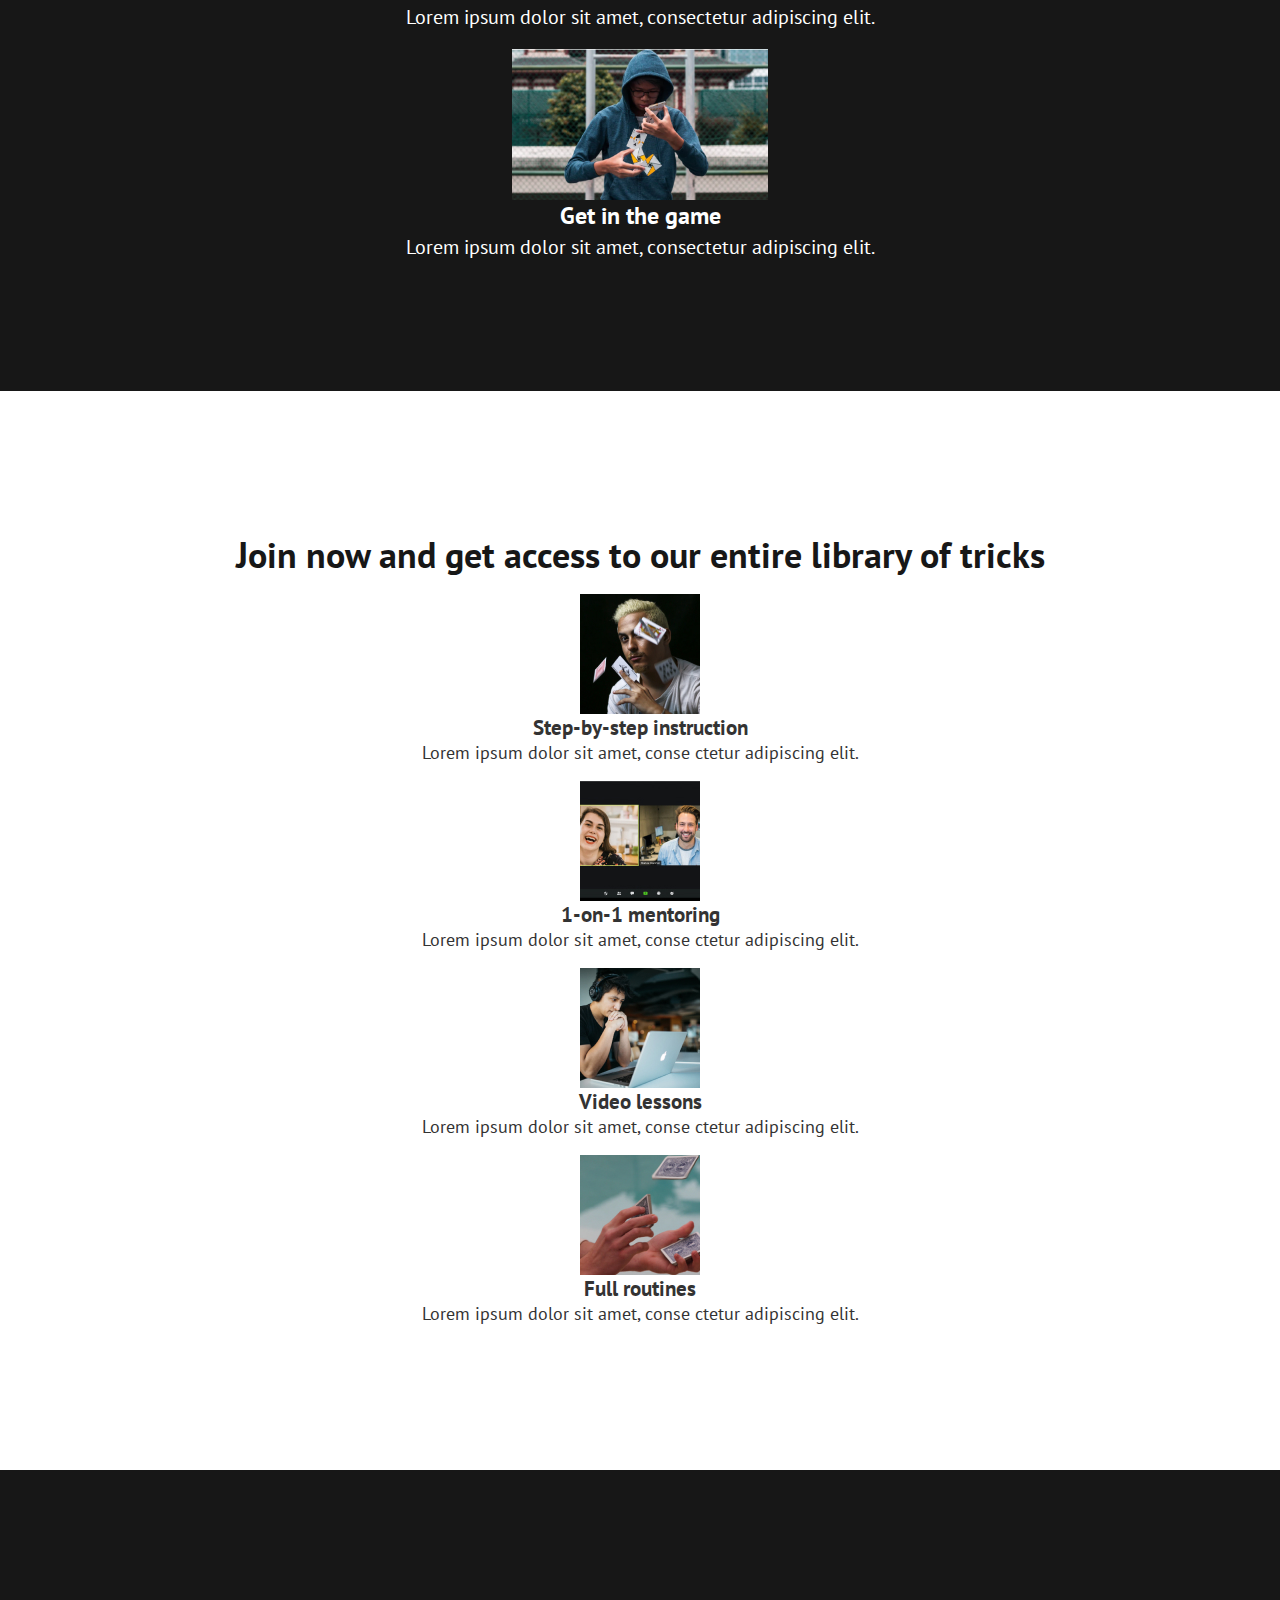
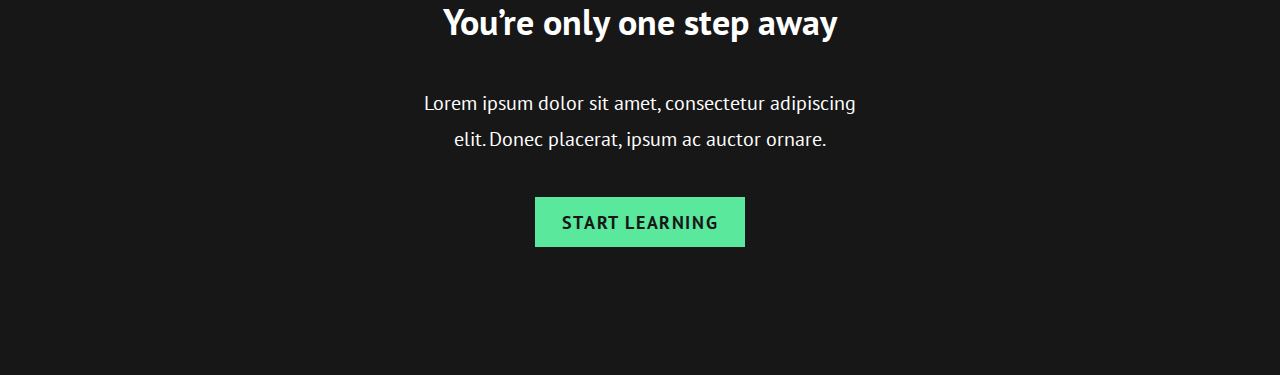
<file: Week 2 - Unknown Fundamentals/magic-v2/01 - starting files/index.html>
<!DOCTYPE html>
<html lang="en">

<head>
  <meta charset="UTF-8">
  <meta name="viewport" content="width=device-width, initial-scale=1.0">

  <!-- Google Font -->
  <link href="https://fonts.googleapis.com/css2?family=PT+Sans:wght@400;700&display=swap" rel="stylesheet">

  <!-- Our stylesheet -->
  <link rel="stylesheet" href="style.css">

  <title>Magic is in the air</title>
</head>

<body>
  <main class="flow-content">
    <section class="hero">
      <div class="container">
          <div class="text flow-content">
            <h1>Books hard to follow, and YouTube letting you down? <span>Learn magic the right way.</span></h1>
            <p>Lorem ipsum dolor sit amet, consectetur adipiscing elit. Donec placerat, ipsum ac auctor ornare, nunc
              ligula scelerisque eros.</p>
            <a href="#" class="btn">Start learning</a>
          </div>
          <div class="img">
            <img src="assets/hero.jpg"
              alt="man with a deck of cards floating between his hands, which are in front of his concealed face">
          </div>
      </div> <!-- /container -->
    </section>

    <section class="mastering">
      <div class="container flow-content">
        <h2>Start mastering magic today</h2>
        <ul>
          <li>
            <img src="assets/feature-01.jpg" alt="dice falling into a hand">
            <h3>Feeling stuck?</h3>
            <p>Lorem ipsum dolor sit amet, consectetur adipiscing elit. </p>
          </li>
          <li>
            <img src="assets/feature-02.jpg" alt="cards spread on a table">
            <h3>Stop with the excuses</h3>
            <p>Lorem ipsum dolor sit amet, consectetur adipiscing elit. </p>
          </li>
          <li>
            <img src="assets/feature-03.jpg" alt="man riffling cards">
            <h3>Unlock your potential</h3>
            <p>Lorem ipsum dolor sit amet, consectetur adipiscing elit. </p>
          </li>
          <li>
            <img src="assets/feature-04.jpg" alt="teenager doing cardestry">
            <h3>Get in the game</h3>
            <p>Lorem ipsum dolor sit amet, consectetur adipiscing elit. </p>
          </li>
        </ul>
      </div> <!-- /container -->
    </section>

    <section class="tricks">
      <div class="container flow-content">
        <h2>Join now and get access to our entire library of tricks</h2>
        <ul>
          <li>
            <img src="assets/all-access-03.jpg" alt="man with cards flying in front of him">
            <h3>Step-by-step instruction</h3>
            <p>Lorem ipsum dolor sit amet, conse ctetur adipiscing elit.</p>
          </li>
          <li>
            <img src="assets/all-access-04.jpg" alt="woman and man talking over video conference">
            <h3>1-on-1 mentoring</h3>
            <p>Lorem ipsum dolor sit amet, conse ctetur adipiscing elit.</p>
          </li>
          <li>
            <img src="assets/all-access-01.jpg" alt="man in front of laptop with earphonese on">
            <h3>Video lessons</h3>
            <p>Lorem ipsum dolor sit amet, conse ctetur adipiscing elit.</p>
          </li>
          <li>
            <img src="assets/all-access-02.jpg" alt="close up of hands holding cards">
            <h3>Full routines</h3>
            <p>Lorem ipsum dolor sit amet, conse ctetur adipiscing elit.</p>
          </li>
        </ul>
      </div> <!-- /container -->
    </section>

    <section class="cta">
      <div class="container">
        <h2>You’re only one step away</h2>
        <p>Lorem ipsum dolor sit amet, consectetur adipiscing elit. Donec placerat, ipsum ac auctor ornare.</p>
        <a href="#" class="btn">Start Learning</a>
      </div> <!-- /container -->
    </section>

  </main>
</body>

</html>
</file>
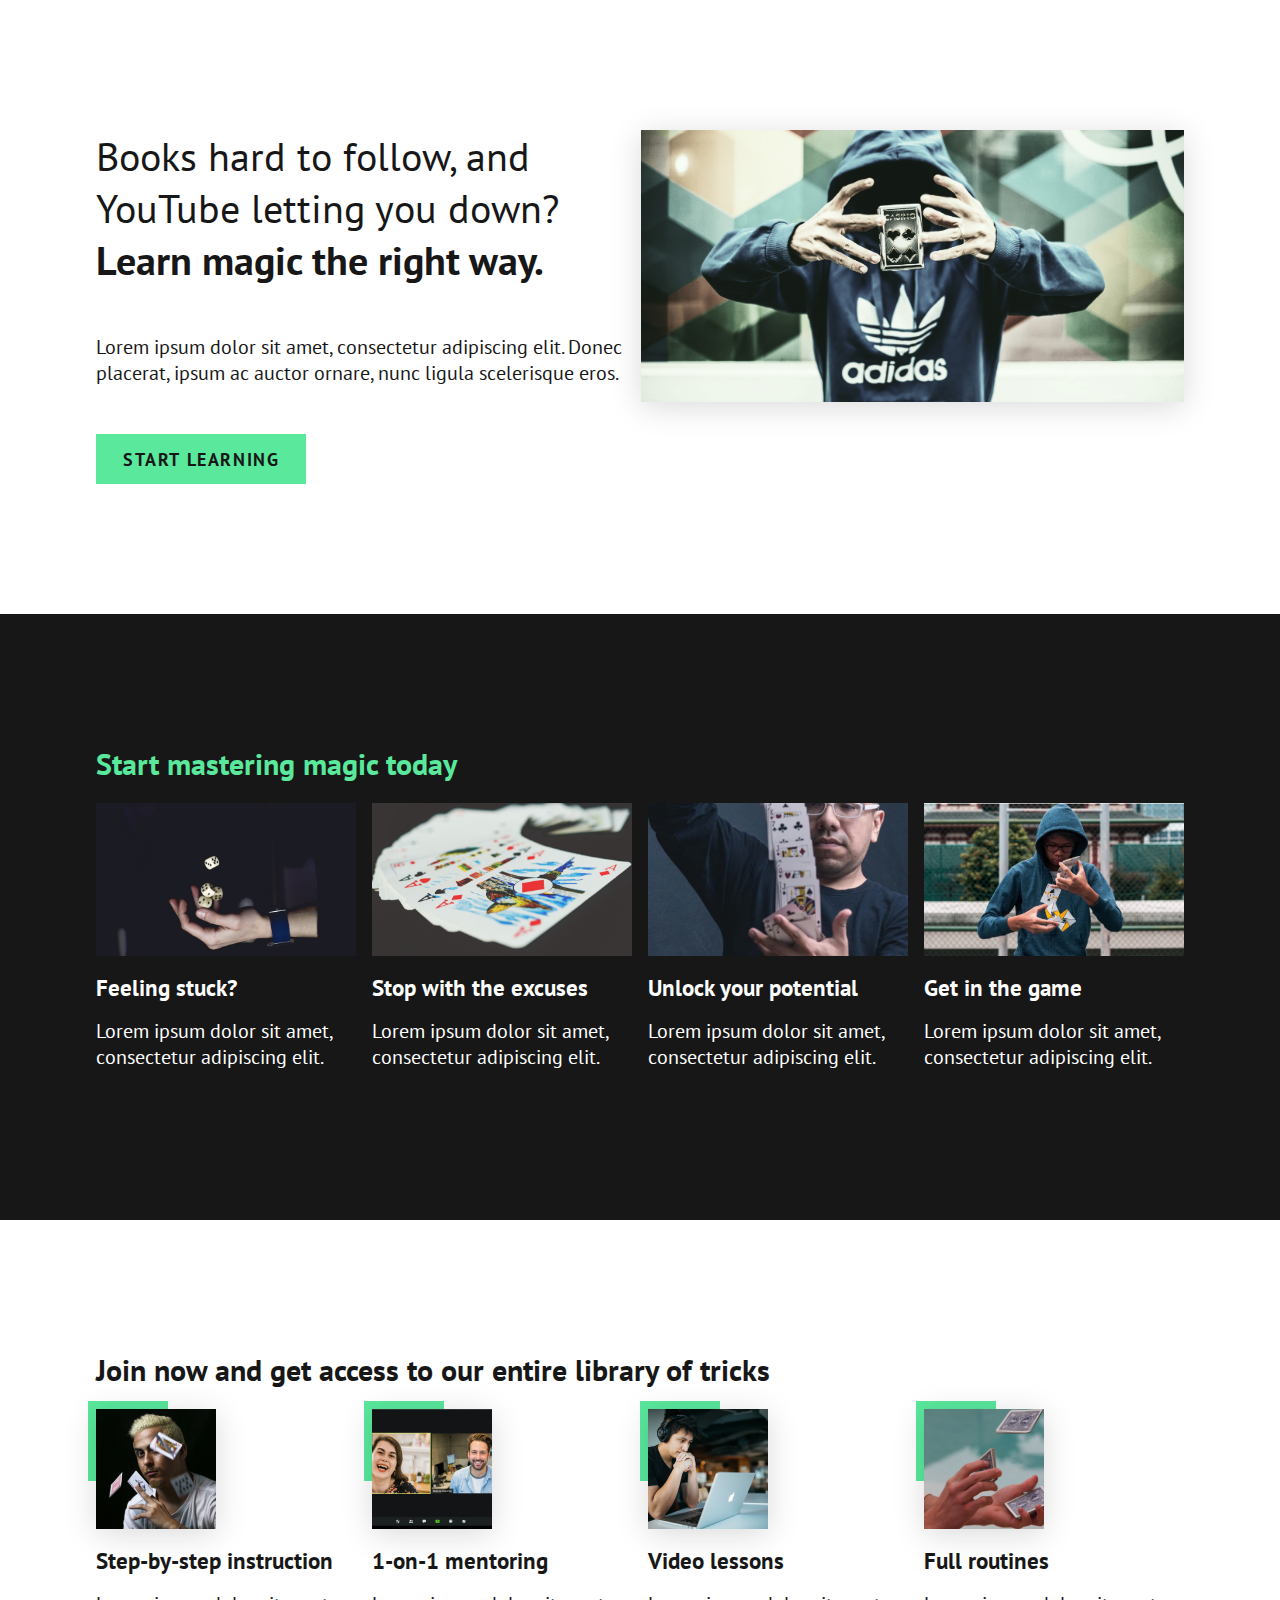
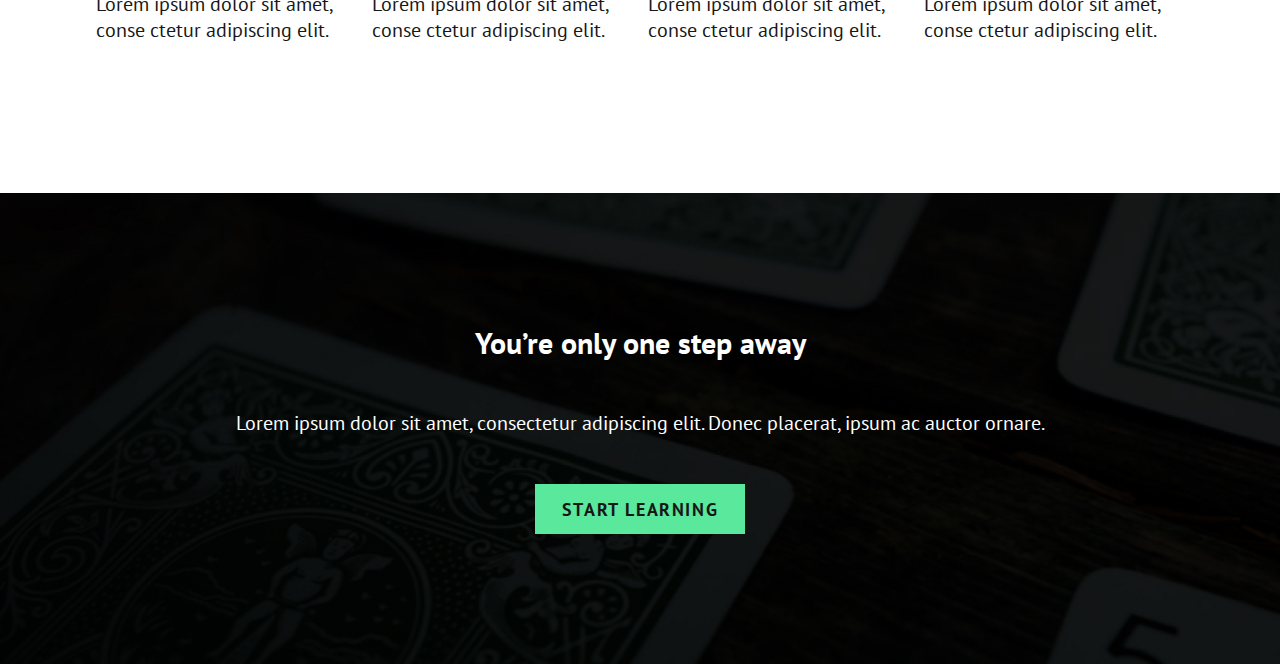
<file: Week 2 - Unknown Fundamentals/magic-v2/02 - finished/index.html>
<!DOCTYPE html>
<html lang="en">

<head>
  <meta charset="UTF-8">
  <meta name="viewport" content="width=device-width, initial-scale=1.0">

  <!-- Google Font -->
  <link href="https://fonts.googleapis.com/css2?family=PT+Sans:wght@400;700&display=swap" rel="stylesheet">

  <!-- Our stylesheet -->
  <link rel="stylesheet" href="style.css">

  <title>Magic is in the air</title>
</head>

<body>
  <main>
    <section class="hero">
      <div class="container">
        <div class="split">
          <div class="flow-content flow-content--large">
            <h1>Books hard to follow, and YouTube letting you down? <span>Learn magic the right way.</span></h1>
            <p>Lorem ipsum dolor sit amet, consectetur adipiscing elit. Donec placerat, ipsum ac auctor ornare, nunc
              ligula scelerisque eros.</p>
            <a href="#" class="btn">Start learning</a>
          </div>
          <div>
            <img class="shadow" src="assets/hero.jpg"
              alt="man with a deck of cards floating between his hands, which are in front of his concealed face">
          </div>
        </div>
      </div> <!-- /container -->
    </section>

    <section class="bg-dark">
      <div class="container">
        <h2 class="text-accent">Start mastering magic today</h2>
        <ul class="split">
          <li class="flow-content">
            <img src="assets/feature-01.jpg" alt="dice falling into a hand">
            <h3>Feeling stuck?</h3>
            <p>Lorem ipsum dolor sit amet, consectetur adipiscing elit. </p>
          </li>
          <li class="flow-content">
            <img src="assets/feature-02.jpg" alt="cards spread on a table">
            <h3>Stop with the excuses</h3>
            <p>Lorem ipsum dolor sit amet, consectetur adipiscing elit. </p>
          </li>
          <li class="flow-content">
            <img src="assets/feature-03.jpg" alt="man riffling cards">
            <h3>Unlock your potential</h3>
            <p>Lorem ipsum dolor sit amet, consectetur adipiscing elit. </p>
          </li>
          <li class="flow-content">
            <img src="assets/feature-04.jpg" alt="teenager doing cardestry">
            <h3>Get in the game</h3>
            <p>Lorem ipsum dolor sit amet, consectetur adipiscing elit. </p>
          </li>
        </ul>
      </div> <!-- /container -->
    </section>

    <section class="join-now">
      <div class="container">
        <h2>Join now and get access to our entire library of tricks</h2>
        <ul class="split">
          <li class="flow-content">
            <img class="shadow" src="assets/all-access-03.jpg" alt="man with cards flying in front of him">
            <h3>Step-by-step instruction</h3>
            <p>Lorem ipsum dolor sit amet, conse ctetur adipiscing elit.</p>
          </li>
          <li class="flow-content">
            <img class="shadow" src="assets/all-access-04.jpg" alt="woman and man talking over video conference">
            <h3>1-on-1 mentoring</h3>
            <p>Lorem ipsum dolor sit amet, conse ctetur adipiscing elit.</p>
          </li>
          <li class="flow-content">
            <img class="shadow" src="assets/all-access-01.jpg" alt="man in front of laptop with earphonese on">
            <h3>Video lessons</h3>
            <p>Lorem ipsum dolor sit amet, conse ctetur adipiscing elit.</p>
          </li>
          <li class="flow-content">
            <img class="shadow" src="assets/all-access-02.jpg" alt="close up of hands holding cards">
            <h3>Full routines</h3>
            <p>Lorem ipsum dolor sit amet, conse ctetur adipiscing elit.</p>
          </li>
        </ul>
      </div> <!-- /container -->
    </section>

    <section class="bg-dark cta">
      <div class="container flow-content flow-content--large">
        <h2>You’re only one step away</h2>
        <p>Lorem ipsum dolor sit amet, consectetur adipiscing elit. Donec placerat, ipsum ac auctor ornare.</p>
        <a href="#" class="btn">Start Learning</a>
      </div> <!-- /container -->
    </section>

  </main>
</body>

</html>
</file>
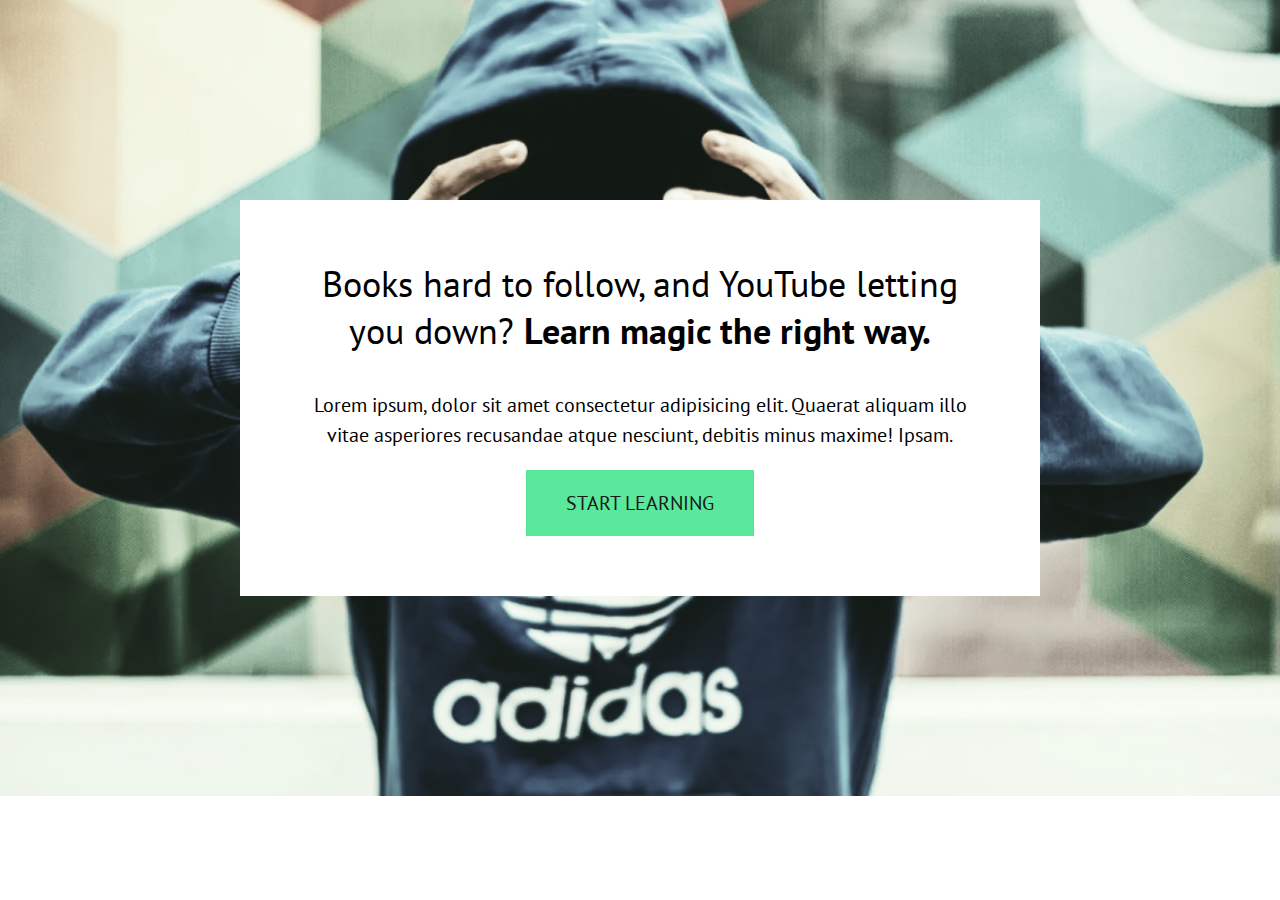
<file: Week 2 - Unknown Fundamentals/magic/01 - start-here/index.html>
<!DOCTYPE html>
<html lang="en">

<head>
  <meta charset="UTF-8">
  <meta name="viewport" content="width=device-width, initial-scale=1.0">
  <title>Magic is in the air</title>

  <!-- Google fonts -->
  <link href="https://fonts.googleapis.com/css2?family=PT+Sans:wght@400;700&display=swap" rel="stylesheet">

  <!-- Link to our stylesheet -->
  <link rel="stylesheet" href="style.css">
</head>

<body>

  <main>
    <div class="hero">
      <div class="content">
        <h1>Books hard to follow, and YouTube letting you down? <span class="bold">Learn magic the right way.</span></h1>
        <p class="description">Lorem ipsum, dolor sit amet consectetur adipisicing elit. Quaerat aliquam illo vitae asperiores recusandae atque nesciunt, debitis minus maxime! Ipsam.</p>
        <a href="#" class="button">Start Learning</a>
      </div>
    </div>
  </main>

</body>

</html>
</file>
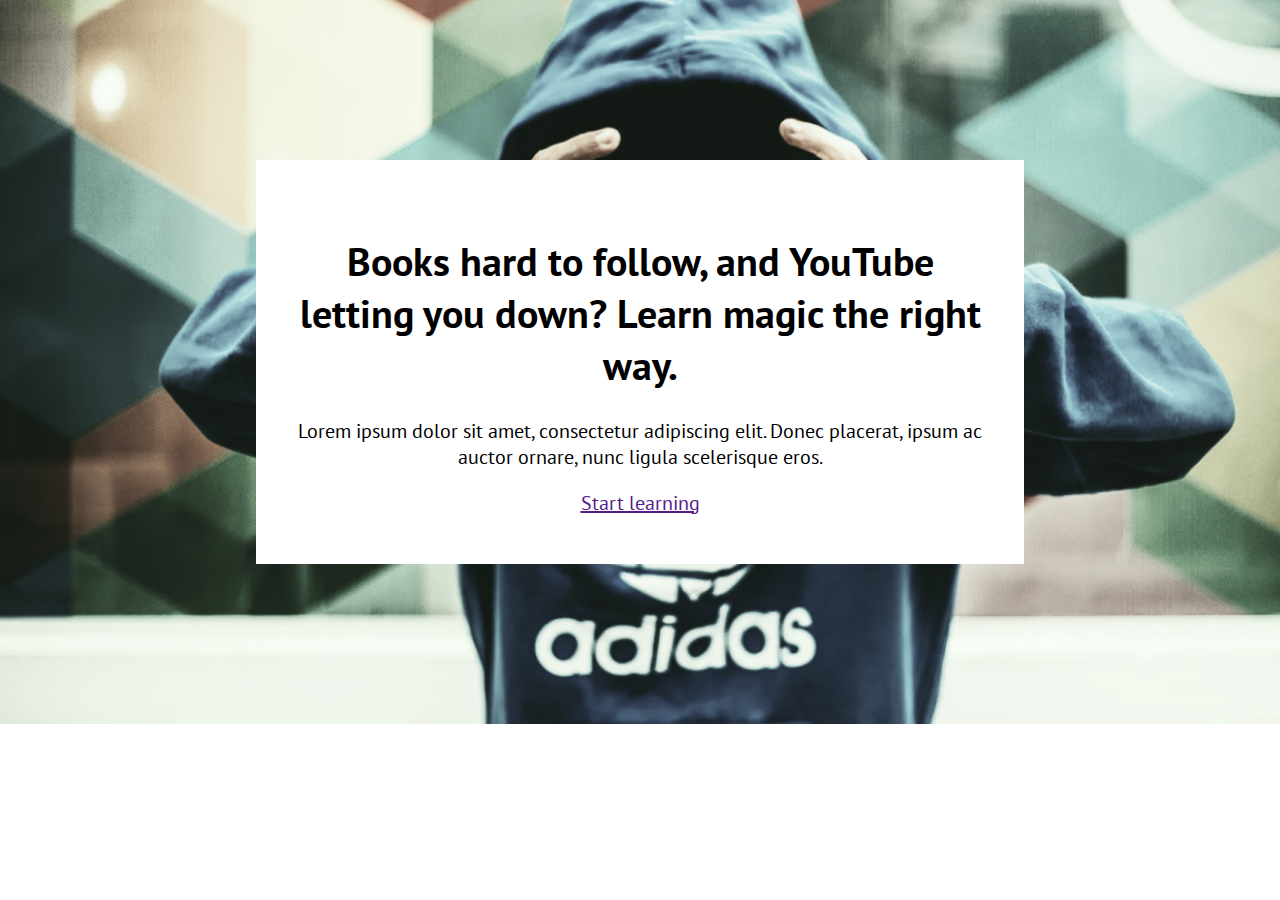
<file: Week 2 - Unknown Fundamentals/magic/02 - finished-version/index.html>
<!DOCTYPE html>
<html lang="en">

<head>
  <meta charset="UTF-8">
  <meta name="viewport" content="width=device-width, initial-scale=1.0">
  <title>Magic is in the air</title>

  <!-- Google fonts -->
  <link href="https://fonts.googleapis.com/css2?family=PT+Sans:wght@400;700&display=swap" rel="stylesheet">

  <!-- Link to our stylesheet -->
  <link rel="stylesheet" href="style.css">
</head>

<body>

  <main>
    <div class="hero">
      <div class="hero__content flow-content">
        <h1>Books hard to follow, and YouTube letting you down? Learn magic the right way.</h1>
        <p>Lorem ipsum dolor sit amet, consectetur adipiscing elit. Donec placerat, ipsum ac auctor ornare, nunc ligula
          scelerisque eros.</p>
        <a href="" class="btn">Start learning</a>
      </div>
    </div>
  </main>

</body>

</html>
</file>
<file: Week 1 - Overlooked Fundamentals/inheritance-project/01 - start here/styles.css>
/* fonts */
/* 
    font-family: 'Cinzel', serif;
    font-family: 'PT Serif', serif;
*/

*,
*::before,
*::after {
  box-sizing: border-box;
}

body,
h1,
p {
  margin: 0;
  padding: 0;
}

header {
  margin-inline: auto;
  margin-top: 13.375rem;
  text-align: center;
  margin-bottom: 6.8125rem;
}

.container {
  width: 90%;
  max-width: 39rem;
  margin: 0 auto;
  text-align: left;
  color: #5b5b5b;
  font-family: 'PT Serif', serif;
  font-weight: 400;
  font-size: 1.3125rem;
  line-height: 2.1rem;
}

.container > *:not(:last-child) {
  margin-bottom: 1rem;
}

h1 {
  margin-inline: auto;
  font-family: 'Cinzel', serif;
  font-weight: 900;
  font-size: 6rem;
  line-height: 4.875rem;
  color: #414141;
  margin-bottom: 1.5rem;
  max-width: 90%;
}

.subtitle {
  max-width: 60%;
  margin-inline: auto;
  font-weight: 400;
  font-size: 2.25rem;
  line-height: 2.625rem;
  color: #7d7d7d;
}

strong,
a {
  font-weight: 700;
  font-size: 1.125rem;
  line-height: 1.8rem;
}

a {
  color: #ca5e10;
}
</file>
<file: Week 1 - Overlooked Fundamentals/overlooked-fundamentals-final/01 - start here/styles.css>
*,
*::before,
*::after {
  box-sizing: border-box;
}

h1,
h2,
p,
ul,
li,
a {
  margin: 0;
  padding: 0;
}

/* img {
  display: block;
} */

:root {
  --clr-base-400: #5e5e5e;
  --clr-base-500: #494949;

  --clr-ui-300: #f8e2ff;
  --clr-ui-400: #580d3a;
  --clr-ux-300: #e2ffea;
  --clr-ux-400: #115926;
  --clr-dev-300: #e2fcff;
  --clr-dev-400: #024f4f;

  --clr-accent-400: #7e47c5;

  --ff-accent: "Podkova", serif;
  --ff-base: "Open Sans", sans-serif;

  --fs-300: 0.75rem;
  --fs-400: 1rem;
  --fs-500: 2.25rem;

  --fw-400: 400;
  --fw-700: 700;

  --shadow: 0 0.25rem 1rem rgba(0, 0, 0, 0.1);
  --border-radius: 0.75rem;
}

body {
  font-family: var(--ff-base);
  font-weight: var(--fw-400);
  font-size: var(--fs-400);
  color: var(--clr-base-400);
}

.grid {
  max-width: 80%;
  margin: 0 auto;
  display: grid;
  grid-template-columns: repeat(2, 1fr);
  column-gap: 2em;
  row-gap: 1em;
}

@media(max-width: 75em) {
  .grid {
    grid-template-columns: 1fr;
  }
}

.candidate {
  width: 100%;
  padding: 1em;
  box-shadow: var(--shadow);
  border-radius: var(--border-radius);
  display: grid;
  grid-template-rows: 3fr 1fr;
  grid-template-columns: 1fr 3fr;
  grid-template-areas:
    "image info"
    "socials button";
  column-gap: 1em;
}

.candidate > img {
  grid-area: image;
  justify-self: center;
  border-radius: var(--border-radius);
  /* margin-right: 1em; */
}

.candidate .info {
  grid-area: info;
}

.candidate .name {
  font-family: var(--ff-accent);
  font-weight: var(--fw-700);
  font-size: var(--fs-500);
  color: var(--clr-base-500);
}

.candidate .positions {
  display: flex;
}

.candidate .position {
  font-weight: var(--fw-700);
  font-size: var(--fs-300);
  padding: 0.15em 1.25em;
  border-radius: 100vw;
  margin-right: 1em;
  margin-bottom: 1.5em;
}

.candidate .ui-design {
  background: var(--clr-ui-300);
  color: var(--clr-ui-400);
}

.candidate .ux-design {
  background: var(--clr-ux-300);
  color: var(--clr-ux-400);
}

.candidate .developer {
  background: var(--clr-dev-300);
  color: var(--clr-dev-400);
}

.candidate .description {
  line-height: 1.8;
}

.candidate .socials {
  grid-area: socials;
  justify-self: center;
  align-self: end;
  list-style-type: none;
  display: flex;
  gap: 2em;
  margin-bottom: 1em;
}

.candidate .button {
  grid-area: button;
  justify-self: end;
  align-self: end;
  font-family: var(--ff-base);
  font-weight: var(--fw-700);
  font-size: var(--fs-400);
  text-decoration: none;
  text-transform: uppercase;
  letter-spacing: 0.25ch;
  background: var(--clr-accent-400);
  color: white;
  padding: 1em 3.25em;
  border-radius: var(--border-radius);
}
</file>
<file: Week 1 - Overlooked Fundamentals/overlooked-fundamentals-final/02 - finished/styles.css>
:root {
  --clr-base-400: #5e5e5e;
  --clr-base-500: #494949;

  --clr-ui-300: #f8e2ff;
  --clr-ui-400: #580d3a;
  --clr-ux-300: #e2ffea;
  --clr-ux-400: #115926;
  --clr-dev-300: #e2fcff;
  --clr-dev-400: #024f4f;

  --clr-accent-400: #7e47c5;

  --ff-accent: "Podkova", serif;
  --ff-base: "Open Sans", sans-serif;

  --fs-300: 0.75rem;
  --fs-400: 1rem;
  --fs-500: 2rem;

  --fw-400: 400;
  --fw-700: 700;

  --shadow: 0 0.25rem 1rem rgba(0, 0, 0, 0.1);
  --border-radius: 0.75rem;
}

*,
*::before,
*::after {
  box-sizing: border-box;
}

img {
  display: block;
}

body {
  font-family: var(--ff-base);
  line-height: 1.6;
  font-size: var(--fs-400);
  color: var(--clr-base-400);
}

.ux {
  --bg: var(--clr-ux-300);
  --fg: var(--clr-ux-400);
}
.ui {
  --bg: var(--clr-ui-300);
  --fg: var(--clr-ui-400);
}
.dev {
  --bg: var(--clr-dev-300);
  --fg: var(--clr-dev-400);
}

.tag {
  font-size: var(--fs-300);
  font-weight: var(--fw-700);
  display: inline-block;
  padding: 0.15em 0.75em;
  border-radius: 100vw;
  margin-right: 0.5em;
  background: var(--bg, lightgray);
  color: var(--fg, #333);
}

.btn {
  display: inline-block;
  cursor: pointer;
  padding: 0.5em 3em;
  text-decoration: none;
  text-transform: uppercase;
  color: var(--fg, #fff);
  background: var(--bg, var(--clr-accent-400));
  border-radius: var(--border-radius);
}

.candidate {
  padding: 1em;
}

.candidate > img {
  border-radius: var(--border-radius);
}

.candidate .name,
.candidate .roles,
.candidate .bio {
  margin: 0;
}

.candidate .name {
  font-family: var(--ff-accent);
  font-size: var(--fs-500);
  color: var(--clr-base-500);
  line-height: 1;
}

.candidate .roles {
  line-height: 1;
  font-size: var(--fs-300);
}

.candidate .social {
  list-style: none;
  padding: 0;
  margin-bottom: 0;
  display: flex;
  justify-content: space-evenly;
}

.candidate .social a:hover,
.candidate .social a:focus {
  opacity: 0.5;
}

.candidate .btn {
  align-self: end;
  justify-self: end;
}

/* /////////////////
   Layout related
   no need to touch any of this
//////////////////*/

.candidates {
  max-width: 70em;
  margin: 0 auto;
  padding: 2em;
  display: grid;
  gap: 2em;
}

.candidate {
  margin-left: auto;
  margin-right: auto;
  display: grid;
  grid-template-areas:
    "img social"
    "name name"
    "role role"
    "bio bio"
    "button button";
  gap: 0.5em;
  box-shadow: var(--shadow);
  border-radius: var(--border-radius);
}

@media (min-width: 500px) {
  .candidate {
    grid-template-columns: min-content minmax(15rem, 22.5rem);
    grid-template-rows: min-content min-content 1fr auto;
    grid-template-areas:
      "img name"
      "img role"
      "img bio"
      "social button";
  }
}

@media (min-width: 960px) {
  .candidates {
    grid-template-columns: repeat(2, 1fr);
  }
}

.candidate img {
  grid-area: img;
}
.candidate .name {
  grid-area: name;
}
.candidate .roles {
  grid-area: role;
}
.candidate .bio {
  grid-area: bio;
}
.candidate .social {
  grid-area: social;
}
.candidate .btn {
  grid-area: button;
}
</file>
<file: Week 1 - Overlooked Fundamentals/pricing-cards-v2/01 - start here/styles.css>
body {
  font-family: "Roboto", sans-serif;
  text-align: center;
}

h1 {
  font-size: 2.5rem;
  text-transform: uppercase;
  font-weight: 900;
  margin-top: 3em;
  margin-bottom: 0;
}

p {
  margin: 2em 0 0.75em;
}

h1 + p {
  margin-top: 0;
  margin-bottom: 2em;
}

.text-accent {
  color: #00a1ab;
}

.fs-500 {
  font-size: 1.3125rem;
}

.plans {
  display: flex;
  justify-content: center;
}

.plan {
  width: 200px;
  padding: 2em;
  border-radius: 1em;
  margin: 0 0.5em;
}

.plan--light {
  color: #4e4e4e;
  background: linear-gradient(-45deg, #e5e3e8, #fafafa);
}

.plan--accent {
  color: #fff;
  background: linear-gradient(-45deg, #00a1ab, #3741a0);
}

.plan__title {
  text-transform: uppercase;
  margin: 0 0 1em;
}

.plan__price {
  font-size: 3rem;
  line-height: 1;
  font-weight: 900;
  margin: 0;
}

.plan--light .plan__price {
  color: #00a1ab;
}

.plan__price span {
  display: block;
  font-size: 1.5625rem;
  font-weight: 300;
}

.plan__description {
  margin: 2em 0;
  line-height: 1.5;
}

.button {
  text-decoration: none;
  padding: 0.5em 0.75em;
  border-radius: 0.25em;
  text-transform: uppercase;
  font-weight: 700;
  background: #00a1ab;
  color: white;
}

.plan--accent .button {
  background: white;
  color: #4e4e4e;
}

.plan--light .button {
  color: white;
  background: #4e4e4e;
}
</file>
<file: Week 1 - Overlooked Fundamentals/pricing-cards-v3/02 - finished/styles.css>
:root {
  --clr-primary-400: #00a1ab;
  --clr-primary-500: #3741a0;

  --clr-accent-400: #00cdac;
  --clr-accent-500: #114243;

  --clr-neutral-100: #fff;
  --clr-neutral-200: #fafafa;
  --clr-neutral-300: #e5e3e8;
  --clr-neutral-400: #4e4e4e;
}

/* ///////////////
  Reset
  ////////////// */

*,
*::before,
*::after {
  box-sizing: border-box;
}

/* ///////////////
  General styling
  ////////////// */

body {
  font-family: "Roboto", sans-serif;
  text-align: center;
  margin: 0;
}

section {
  padding: 6rem 0;
}

.section-title {
  font-size: 2.5rem;
  text-transform: uppercase;
  font-weight: 900;
  margin: 0;
  color: var(--clr-primary-400);
}

.fs-500 {
  font-size: 1.3125rem;
  margin: 0;
}

.container {
  padding: 0 2em;
  margin: 0 auto;
  max-width: 1000px;
}

.bg-light {
  --bg: var(--clr-neutral-400);
  --fg: var(--clr-neutral-100);
  --pop: var(--clr-primary-400);

  color: var(--clr-neutral-400);
  background: linear-gradient(-45deg, #e5e3e8, #fafafa);
}

.bg-accent {
  --bg: var(--clr-neutral-100);
  --fg: var(--clr-neutral-400);
  --pop: var(--clr-neutral-100);

  color: var(--clr-neutral-100);
  background: linear-gradient(-45deg, #00a1ab, #3741a0);
}

.bg-dark {
  color: var(--clr-neutral-100);
  background: var(--clr-neutral-400);
}

/* ///////////////
  Buttons
  ////////////// */

.button {
  display: inline-block;
  text-decoration: none;
  padding: 0.5em 0.75em;
  border-radius: 0.25em;
  text-transform: uppercase;
  font-weight: 700;
  background: var(--bg, var(--clr-primary-400));
  color: var(--fg, var(--clr-neutral-100));
}

.button--light {
  background: white;
  color: #4e4e4e;
}

.button--dark {
  color: white;
  background: #4e4e4e;
}

/* ///////////////
  Plans
  ////////////// */

.plans {
  display: flex;
  justify-content: center;
  margin: 2em 0;
}

.plan {
  width: 16.5rem;
  padding: 2em;
  border-radius: 1em;
  margin: 0 0.5em;
}

.plan__title {
  text-transform: uppercase;
  margin: 0 0 1em;
}

.plan__price {
  font-size: 3rem;
  line-height: 1;
  font-weight: 900;
  margin: 0;
  color: var(--pop);
}

.plan__price span {
  display: block;
  font-size: 1.5625rem;
  font-weight: 300;
}

.plan__description {
  margin: 2em 0;
  line-height: 1.5;
}

/* ///////////////
  Teams
  ////////////// */

.team {
  background: #e5e3e8;
}

.team-members {
  display: flex;
  flex-wrap: wrap;
}

.team-member {
  text-align: left;
  flex: 1 1 45%;
  margin: 1em;
  display: flex;
  border-radius: 0.5em;
  align-items: center;
  padding: 0.5em 2em 0.5em 0.5em;
  line-height: 1.6;
}

.team-member img {
  width: 10rem;
  border-radius: 0.25em;
  margin-right: 1em;
}

.team-member .name {
  font-size: 1.75rem;
  line-height: 1;
  font-weight: 900;
  color: var(--pop);
  margin: 0;
}

.team-member .position {
  margin-top: 0;
  font-weight: 700;
  opacity: 0.8;
}

.team-member--mirrored {
  padding: 0.5em 0.5em 0.5em 2em;
}

.team-member--mirrored img {
  order: 2;
  margin-right: 0;
  margin-left: 1em;
}
</file>
<file: Week 1 - Overlooked Fundamentals/pricing-cards/code/styles.css>
body {
  font-family: "Roboto", sans-serif;
  text-align: center;
}

h1 {
  font-size: 2.5rem;
  text-transform: uppercase;
  color: #00a1ab;
  font-weight: 900;
  margin-top: 3em;
  margin-bottom: 0;
}

.subhead {
  font-size: 1.3125rem;
  margin-top: 0;
}

.plans {
  display: flex;
  justify-content: center;
}

.plan {
  width: 200px;
  padding: 2em;
  border-radius: 1em;
  margin: 0 0.5em;
}

.bg-light {
  color: #4e4e4e;
  background: linear-gradient(-45deg, #E5E3E8, #FAFAFA);
}

.bg-blue {
  color: #fff;
  background: linear-gradient(-45deg, #00a1ab, #3741a0);
}

.plan__title {
  text-transform: uppercase;
  margin: 0 0 1em;
}

.plan__price {
  font-size: 3rem;
  font-weight: 900;
  margin: 0;
}

.bg-light .plan__price {
  color: #00a1ab;
}

.plan__price span {
  display: block;
  font-size: 1.5625rem;
  font-weight: 300;
}

.plan__description {
  margin: 2em 0;
  line-height: 1.5;
}

.plan__button {
  text-decoration: none;
  padding: 0.5em 0.75em;
  border-radius: 0.25em;
  text-transform: uppercase;
  font-weight: 700;
}

.bg-light .plan__button {
  background: #4e4e4e;
  color: #fafafa;
}

.bg-blue .plan__button {
  background: white;
  color: #4e4e4e;
}
</file>
<file: Week 2 - Unknown Fundamentals/magic-v2/01 - starting files/style.css>
/* Custom properties */

:root {
  --spacer: 1rem;

  --clr-neutral-900: #171717;
  --clr-neutral-700: #333;
  --clr-neutral-300: #cfcfcf;
  --clr-neutral-100: #fff;
  --clr-accent-400: #59e89c;
  --clr-accent-500: #00986a;

  --clr-h2: var(--clr-neutral-900);
  --clr-h3: var(--clr-neutral-700);
  --clr-text: var(--clr-neutral-700);

  --ff-primary: "PT Sans", sans-serif;

  --fw-700: 700;
  --fw-400: 400;

  --box-shadow: 0 0.25em 1.5em rgba(0, 0, 0, 0.15);
}

/* reset */

*,
*::before,
*::after {
  box-sizing: border-box;
}

h1,
h2,
h3,
p,
ul {
  margin: 0;
  padding: 0;
}

/* Utility classes */

.flow-content > :not(:last-child) {
  margin-bottom: var(--spacer);
}

/* general styling */

body {
  font-family: var(--ff-primary);
  font-size: 1.25rem;
  font-weight: 400;
  color: var(--clr-neutral-900);
  margin: 0;
}

main {
  --spacer: 3.5rem;
}

h1 {
  font-weight: 400;
  font-size: 2.25rem;
}

h1 span {
  font-weight: 700;
}

h2 {
  font-weight: 700;
  font-size: 2.25rem;
  color: var(--clr-h2, var(--clr-neutral-900));
}

h3 {
  font-weight: 700;
  font-size: 1.3125rem;
  color: var(--clr-h3, var(--clr-neutral-700));
}

p {
  line-height: 1.5rem;
  color: var(--clr-text, var(--clr-neutral-700));
}

ul {
  list-style: none;
  display: flex;
  justify-content: space-between;
  gap: 1rem;
}

@media(max-width: 87em) {
  body {
    text-align: center;
  }
  
  ul {
    flex-direction: column;
    align-items: center;
  }

  li {
    display: flex;
    flex-direction: column;
    align-items: center;
  }
}

img {
  max-width: 100%;
}

.container {
  width: 80vw;
  max-width: 70rem;
  margin: 0 auto;
}

.btn {
  display: inline-block;
  text-decoration: none;
  text-transform: uppercase;
  letter-spacing: 0.1rem;
  font-weight: 700;
  font-size: 1.125rem;
  color: inherit;
  padding: 0.75em 1.5em;
  background-color: var(--clr-accent-400);
  color: var(--clr-neutral-900);
}

/* hero */
.hero {
  margin-top: 8rem;
  --spacer: 2.5rem;
}

.hero .img {
  max-width: 31rem;
}

.hero .container {
  display: flex;
  justify-content: space-between;
  gap: 2rem;
}

@media(max-width: 87em) {
  .hero .container {
    flex-direction: column-reverse;
    align-items: center;
  }
}

.hero .text {
  max-width: 34rem;
}

/* mastering */
.mastering {
  background: var(--clr-neutral-900);
  padding-block: 8rem;
  --clr-text: var(--clr-neutral-100);
  --clr-h3: var(--clr-neutral-100);
  --clr-h2: var(--clr-accent-400);
  --spacer: 0.75rem;
}

.mastering h3 {
  font-size: 1.5rem;
}

.mastering img {
  max-width: 16rem;
}

.mastering p {
  line-height: 2rem;
}

/* tricks */

.tricks {
  --spacer: 1rem;
  padding-block: 8rem;
}

.tricks p {
  font-size: 1.125rem;
}

.tricks img {
  max-width: 7.5rem;
  position: relative;
}

.tricks li {
  position: relative;
}

.tricks li::before {
  content: "";
  display: block;
  width: 30%;
  aspect-ratio: 1;
  background: var(--clr-accent-400);
  position: absolute;
  top: -5%;
  left: -5%;
}

@media(max-width: 87em) {
  .tricks li::before {
    display: none;
  }
}

/* cta */

.cta {
  background: var(--clr-neutral-900);
  --clr-h2: var(--clr-neutral-100);
  --clr-text: var(--clr-neutral-100);
  padding-block: 8rem;
}

.cta .container {
  display: flex;
  flex-direction: column;
  align-items: center;
  gap: 2.5rem;
}

.cta p {
  max-width: 40ch;
  text-align: center;
  line-height: 2.25rem;
}
</file>
<file: Week 2 - Unknown Fundamentals/magic-v2/02 - finished/style.css>
/* Custom properties */

:root {
  --spacer: 1rem;

  --clr-neutral-900: #171717;
  --clr-neutral-700: #333;
  --clr-neutral-300: #cfcfcf;
  --clr-neutral-100: #fff;
  --clr-accent-400: #59e89c;
  --clr-accent-500: #00986a;

  --ff-primary: "PT Sans", sans-serif;

  --fw-700: 700;
  --fw-400: 400;

  --box-shadow: 0 0.25em 1.5em rgba(0, 0, 0, 0.15);
}

/* reset */

*,
*::before,
*::after {
  box-sizing: border-box;
}

h1,
h2,
h3,
p {
  margin: 0;
}

ul[class],
ol[class] {
  list-style: none;
  padding: 0;
}

img {
  max-width: 100%;
  height: auto;
  display: block;
}

/* Utility classes */
.flow-content > * + * {
  margin-top: var(--flow-space, var(--spacer));
}

.flow-content--large {
  --flow-space: 3rem;
}

.container {
  padding: 0 var(--spacer);
  max-width: 70rem;
  margin: 0 auto;
}

.split {
  display: flex;
  flex-direction: column;
  /* gap: var(--spacer); */
}

.split > * + * {
  margin: calc(var(--spacer) * 3) 0 0 0;
}

@media (min-width: 40em) {
  .split {
    flex-direction: row;
  }

  .split > * + * {
    margin: 0 0 0 var(--spacer);
  }
}

.shadow {
  box-shadow: var(--box-shadow);
}

.bg-dark {
  color: var(--clr-neutral-100);
  background: var(--clr-neutral-900);
}

.text-accent {
  color: var(--clr-accent-400);
}

/* general styling */

body {
  font-family: var(--ff-primary);
  font-size: 1.25rem;
  font-weight: 400;
  color: var(--clr-neutral-900);
  margin: 0;
}

h1 {
  font-weight: 400;
}

h1 span {
  font-weight: 700;
}

.btn {
  display: inline-block;
  text-decoration: none;
  text-transform: uppercase;
  letter-spacing: 0.1rem;
  font-weight: 700;
  font-size: 1.125rem;
  color: inherit;
  padding: 0.75em 1.5em;
  background-color: var(--clr-accent-400);
  color: var(--clr-neutral-900);
}

/* general layout */

section {
  padding: 4.125rem 0;
}

@media (min-width: 40em) {
  section {
    padding: 8.125rem 0;
  }
}

/* individual sections */

.join-now li::before {
  content: "";
  display: block;
  width: 5rem;
  height: 5rem;
  background: var(--clr-accent-400);
  position: absolute;
  z-index: -1;
  transform: translate(-0.5rem, -0.5rem);
}

.cta {
  background-image: url(assets/cta-bg.jpg);
  background-size: cover;
  text-align: center;
}
</file>
<file: Week 2 - Unknown Fundamentals/magic/01 - start-here/style.css>
/* Font used
font-family: 'PT Sans', sans-serif; 
*/

:root {
    --ff-sans: 'PT Sans', sans-serif;
    
    --fw-normal: 400;
    --fw-bold: 700;

    --fs-normal: 1.25rem;
    --fs-large: 2.25rem;
    --fs-button: 1.125rem;

    --clr-dark: #171717;
    --clr-white: #fff;
    --clr-accent: #59E89C;
}

*,
*::before,
*::after {
    box-sizing: border-box;
}

body,
h1,
h2,
h3,
p,
a {
    margin: 0;
    padding: 0;
}

.bold {
    font-weight: var(--fw-bold);
}

body {
    font-family: var(--ff-sans, sans-serif);
    font-weight: var(--fw-normal, 400);
    font-size: var(--fs-normal, 1rem);
    text-align: center;
}

.hero {
    background-image: url(./assets/hero.jpg);
    background-size: cover;
    background-position: center;
    padding-block: 10em;
    display: flex;
    justify-content: center;
    align-items: center;
}

.hero .content {
    background: white;
    width: 40em;
    padding: 3em;
}

h1 {
    font-weight: var(--fw-normal, 400);
    font-size: var(--fs-large);
    margin-bottom: 1em;
}

.description {
    line-height: 1.5;
    margin-bottom: 1em;
}

.button {
    display: inline-block;
    text-decoration: none;
    text-transform: uppercase;
    background: var(--clr-accent);
    color: var(--clr-dark);
    padding: 1em 2em;
}
</file>
<file: Week 1 - Overlooked Fundamentals/pricing-cards-v3/01 - Start here/styles.css>
/* ///////////////
  Reset
  ////////////// */

*,
*::before,
*::after {
  box-sizing: border-box;
}

/* ///////////////
  General styling
  ////////////// */

body {
  font-family: "Roboto", sans-serif;
  text-align: center;
}

.section-title {
  font-size: 2.5rem;
  text-transform: uppercase;
  font-weight: 900;
  padding-top: 3em;
  margin-top: 0;
  margin-bottom: 0;
  color: #00a1ab;
}

.fs-500 {
  font-size: 1.3125rem;
  margin: 0;
}

.container {
  padding: 0 2em;
  margin: 0 auto;
  max-width: 1200px;
}

.bg-light {
  --clr-fg: white;
  --clr-bg: #4e4e4e;
  --clr-accent: #00a1ab;

  color: #4e4e4e;
  background: linear-gradient(-45deg, #e5e3e8, #fafafa);
}

.bg-accent {
  --clr-fg: #4e4e4e;
  --clr-bg: white;

  color: white;
  background: linear-gradient(-45deg, #00a1ab, #3741a0);
}

.bg-dark {
  --clr-fg: #fafafa;
  --clr-bg: #00a1ab;
  --clr-accent: white;
  
  color: #fafafa;
  background: #4e4e4e;
}

/* ///////////////
  Buttons
  ////////////// */

.button {
  display: inline-block;
  text-decoration: none;
  padding: 0.5em 0.75em;
  border-radius: 0.25em;
  text-transform: uppercase;
  font-weight: 700;
  background: var(--clr-button-bg, #00a1ab);
  color: var(--clr-button-fg, #fff);
}

/* ///////////////
  Plans
  ////////////// */

.plans {
  display: flex;
  flex-flow: row wrap;
  justify-content: center;
  align-items: center;
  margin: 2em 0;
}

.plan {
  width: 16.5em;
  padding: 2em;
  border-radius: 1em;
  margin: 0;
}

.extra-padding {
  padding-top: 3.5rem;
  padding-bottom: 3.5rem;
}

.plan__price {
  color: var(--clr-accent);
}

.button {
  color: var(--clr-fg, #fafafa);
  background: var(--clr-bg, #00a1ab);
}

.plan__title {
  text-transform: uppercase;
  margin: 0 0 1em;
}

.plan__price {
  font-size: 3rem;
  line-height: 1;
  font-weight: 900;
  margin: 0;
}

.plan__price span {
  display: block;
  font-size: 1.5625rem;
  font-weight: 300;
}

.plan__description {
  margin: 2em 0;
  line-height: 1.5;
}

.contact-button {
  margin-block: 0.75em 5em;
}

/* ///////////////
  Teams
  ////////////// */

.team {
  background: #fafafa;
  padding-bottom: 2em;
}

.team__subtitle {
  margin-bottom: 3em;
}

.team-members {
  display: flex;
  flex-wrap: wrap;
}

.team-member {
  flex: 1 1 45%;
  margin: 1em;
  display: flex;
  border-radius: 0.5em;
  align-items: center;
  text-align: left;
  padding: 0.5em 2em 0.5em 0.5em;
}

.team-member.mirrored {
  text-align: right;
  flex-direction: row-reverse;
  padding: 0.5em 0.5em 0.5em 2em;
}

.info {
  margin-left: 2em;
}

.mirrored .info {
  margin-right: 2em;
}

.name {
  font-size: 2rem;
  font-weight: 900;
  margin-bottom: 0;
}

.name {
  color: var(--clr-accent);
}

.position {
  margin-top: 0;
  font-weight: 700;
}

.team-member img {
  width: 10rem;
  border-radius: 0.25em;
}
</file>
<file: Week 2 - Unknown Fundamentals/magic/02 - finished-version/style.css>
/* Font used
font-family: 'PT Sans', sans-serif; 
*/

/* reset */

*,
*::before,
*::after {
  box-sizing: border-box;
}

/* general styling */

body {
  font-family: "PT Sans", sans-serif;
  font-size: 1.25rem;
  font-weight: 400;
  margin: 0;
}

.hero {
  background-image: url(assets/hero.jpg);
  background-size: cover;
  padding-top: 10rem;
  padding-bottom: 10rem;
}

.hero__content {
  background-color: rgba(255, 255, 255, 1);
  width: 48rem;
  padding: 3rem 2rem;
  margin: 0 auto;
  text-align: center;
}
</file>
